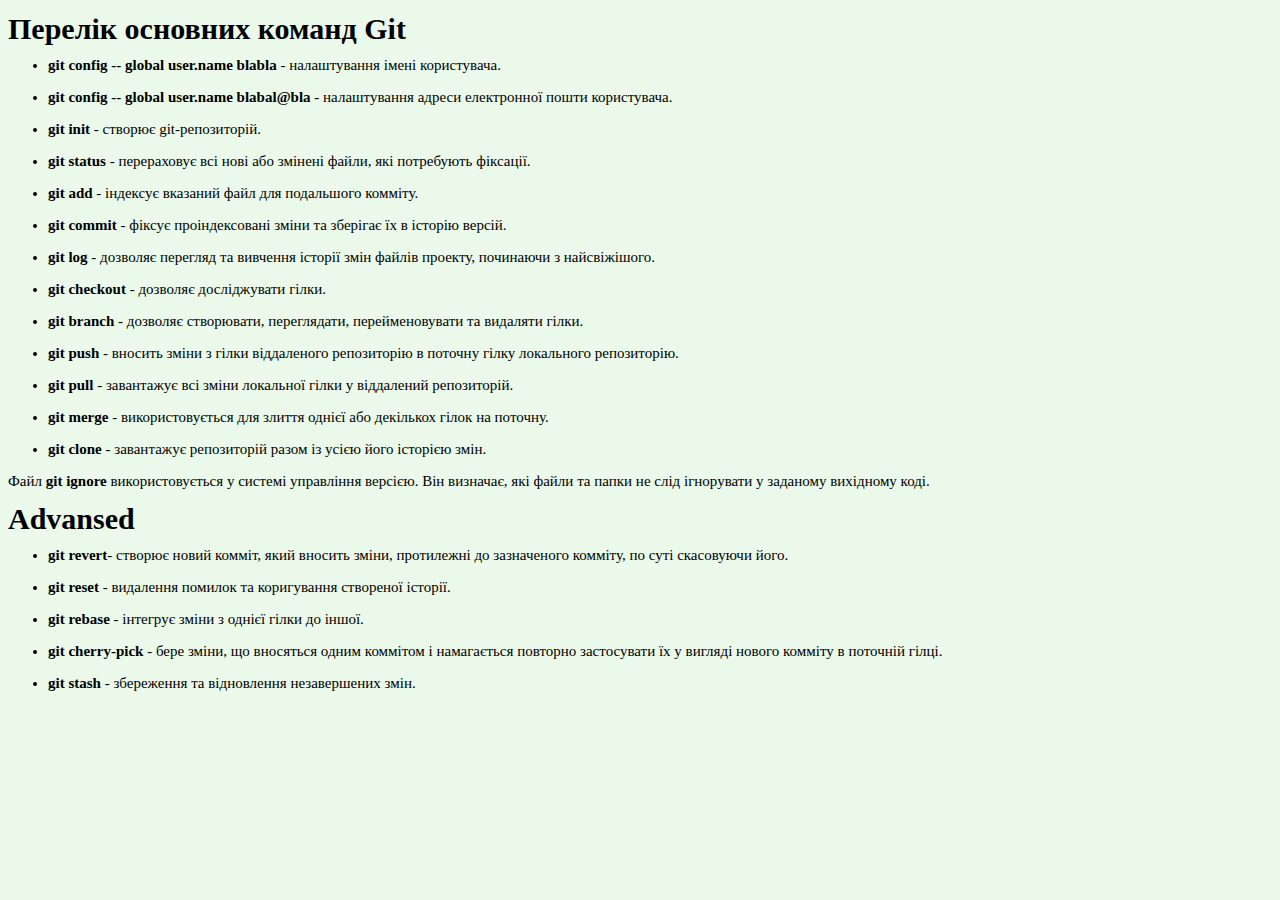
<file: 01homework/01homework.html>
<!DOCTYPE html>
<html lang="en">
<head>
    <meta charset="UTF-8">
    <meta http-equiv="X-UA-Compatible" content="IE=edge">
    <meta name="viewport" content="width=device-width, initial-scale=1.0">
 <link rel="stylesheet" href="01homeworkstyles.css">
    <title>01homework</title>
</head>
<body>
    <script src="01homework.js"></script>
    <h1>Перелік основних команд Git</h1>
    <ul>
       <p><li><b>git config -- global user.name blabla </b> - налаштування імені користувача.</li></p>
       <p><li><b>git config -- global user.name blabal@bla </b>- налаштування адреси електронної пошти користувача.</li></p>
       <p><li><b>git init</b> - створює git-репозиторій.</li></p>
       <p><li><b>git status</b> - перераховує всі нові або змінені файли, які потребують фіксації.</li></p>
       <p><li><b>git add</b> -  індексує вказаний файл для подальшого комміту.</li></p>
       <p><li><b>git commit</b> - фіксує проіндексовані зміни та зберігає їх в історію версій.</li></p>
       <p><li><b>git log</b> - дозволяє перегляд та вивчення історії змін файлів проекту, починаючи з найсвіжішого.</li></p>
       <p><li><b>git checkout</b> - дозволяє досліджувати гілки.</li></p>
       <p><li><b>git branch</b> - дозволяє створювати, переглядати, перейменовувати та видаляти гілки.</li></p>
       <p><li><b>git push</b> - вносить зміни з гілки віддаленого репозиторію  в поточну гілку локального репозиторію.</li></p>
       <p><li><b>git pull</b> - завантажує всі зміни локальної гілки у віддалений репозиторій.</li></p>
       <p><li><b>git merge</b> - використовується для злиття однієї або декількох гілок на поточну. </li></p>
       <p><li><b>git clone</b> - завантажує репозиторій разом із усією його історією змін.</li></p>
    </ul>

    <p>Файл <b>git ignore</b> використовується у системі управління версією. Він визначає, які файли та папки не слід ігнорувати у заданому вихідному коді.</p>


    <h1>Advansed</h1>
    <ul>
       <p><li><b>git revert</b>- створює новий комміт, який вносить зміни, протилежні до зазначеного комміту, по суті скасовуючи його.</li></p>
       <p><li><b>git reset</b> - видалення помилок та коригування створеної історії.</li></p>
       <p><li><b>git rebase</b> - інтегрує зміни з однієї гілки до іншої.</li></p>
       <p><li><b>git cherry-pick </b>- бере зміни, що вносяться одним коммітом і намагається повторно застосувати їх у вигляді нового комміту в поточній гілці.</li></p>
       <p><li><b>git stash</b> - збереження та відновлення незавершених змін.</li></p>
    </ul>

</body>
</html>
</file>
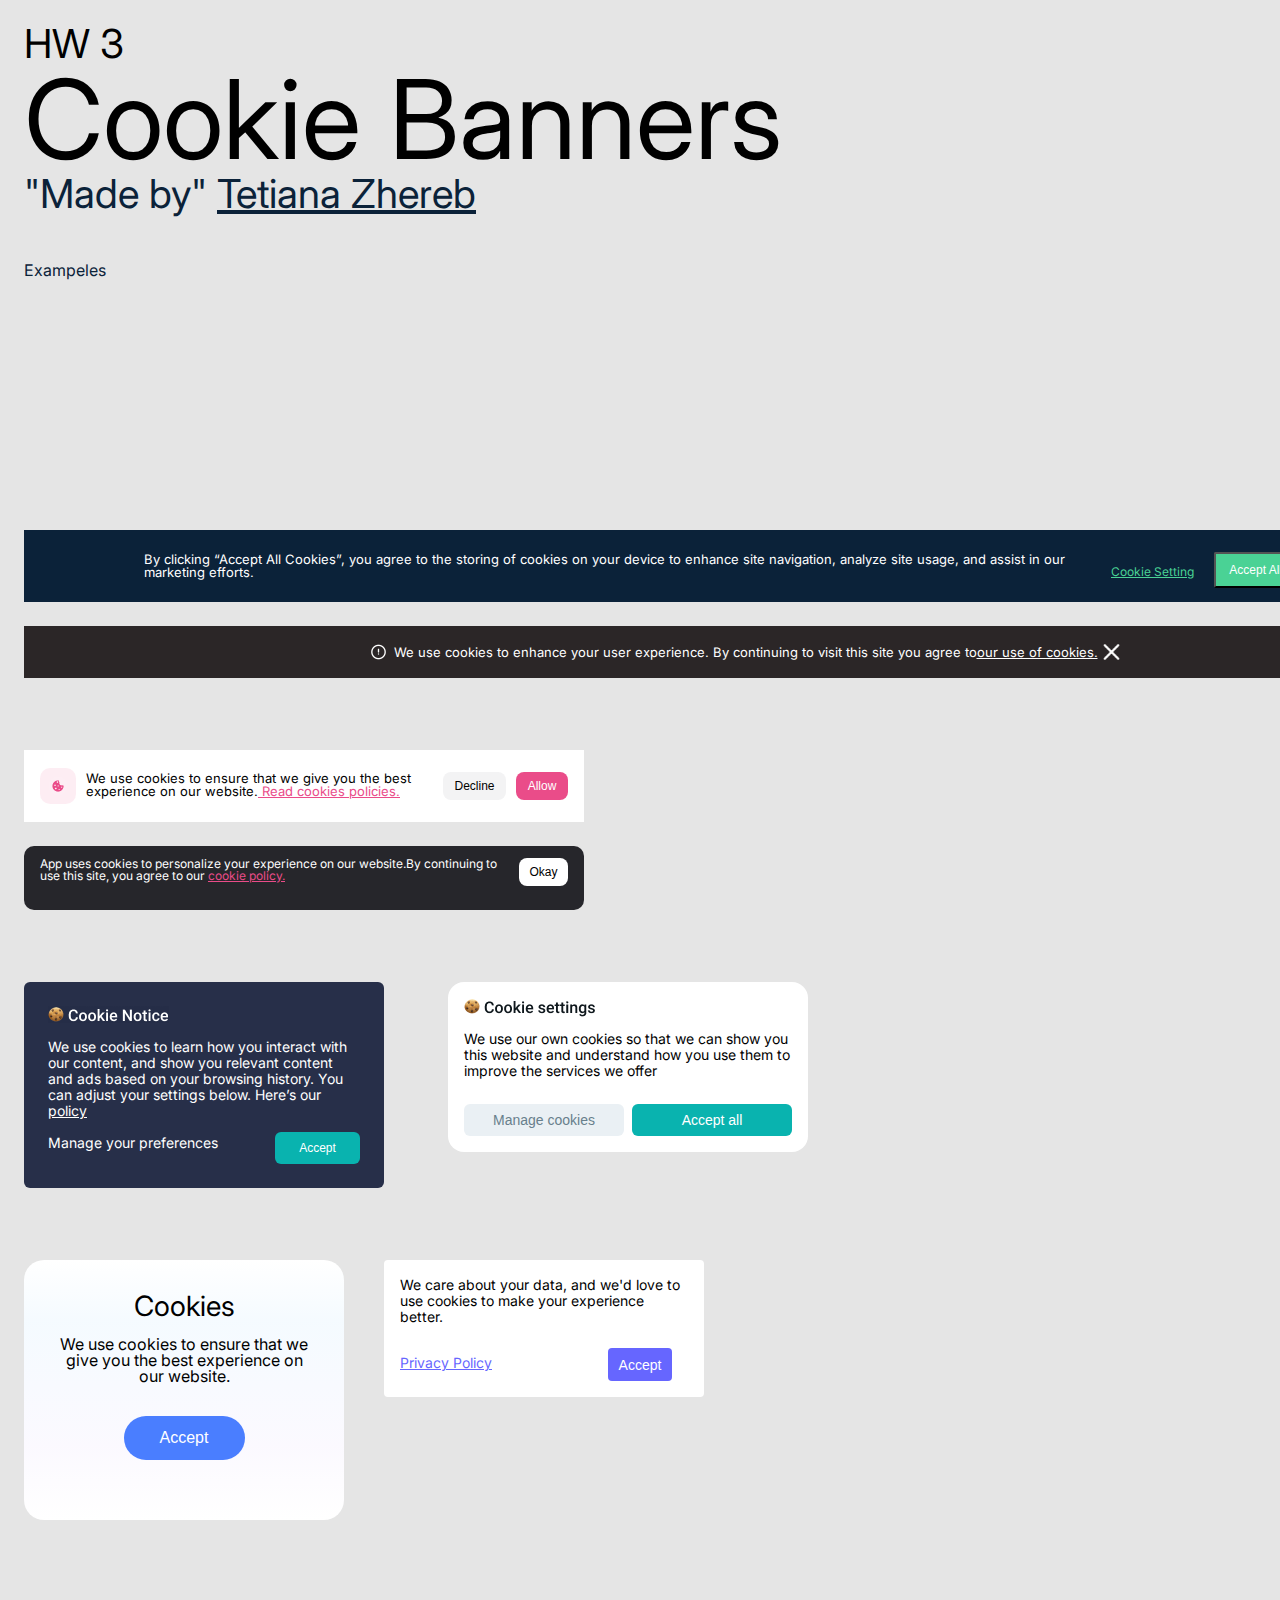
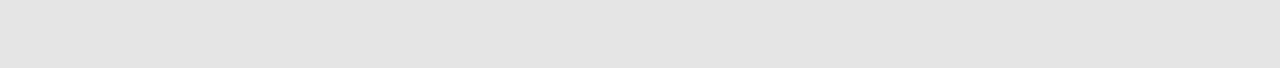
<file: 03homework/03homework.html>
<!DOCTYPE html>
<html lang="en">
<head>
    <meta charset="UTF-8">
    <meta http-equiv="X-UA-Compatible" content="IE=edge">
    <meta name="viewport" content="width=device-width, initial-scale=1.0">

    <link rel="preconnect" href="https://fonts.googleapis.com">
    <link rel="preconnect" href="https://fonts.gstatic.com" crossorigin>
    <link href="https://fonts.googleapis.com/css2?family=Dancing+Script:wght@500&family=Inter:wght@300&family=Lato&family=Playfair+Display&family=Roboto:wght@300&family=Source+Serif+Pro:wght@300;400&family=Tiro+Devanagari+Sanskrit&family=Tiro+Kannada&family=Tiro+Telugu:ital@1&display=swap" rel="stylesheet">
   <link rel="stylesheet" href="reset.css">
   <link rel="stylesheet" href="03homework.css">
    <title>03homework</title>
</head>
<body>
    <nav class="nav">
        <p class="hw">HW 3 </p>
        <h1 class="title">Cookie Banners</h1>
    <p class="owner">"Made by" <a id="link" href="#">Tetiana Zhereb</a></p>
</nav>

<div class="banner">
    <p class="text">Exampeles</p>  
<div class="block1">
    <p><span class="text1">By clicking “Accept All Cookies”, you agree to the storing of cookies on your device to enhance site navigation, analyze site usage, and assist in our marketing efforts.</span></p>
    <span><a id="link1" href="#">Cookie Setting</a></span>
    <span><button class="button1">Accept All Cookies</button></span>
</div>
<div class="block2">
    <span class="img2_1"><img src="img/img1.png" alt="!"></span>
    <span class="text2">We use cookies to enhance your user experience. By continuing to visit this site you agree to <a id="link2" href="#">  our use of cookies.</a></span>
    <span class="img2_2"><img src="img/img2.png" alt="x"></span>
        </div>
<div class="block3">
   <p><button class="button3_0"></button><img class="img3_1" src="img/Frame.png" alt="Vector"></p>
    <span class="text3">We use cookies to ensure that we give you the best experience on our website.<a id="link3" href="#"> Read cookies policies.</a></span>
    <span><button class="button3_1">Decline</button></span>
    <span><button class="button3_2">Allow</button></span></p>
</div> 
<div class="block4">
    <span class="text4">App uses cookies to personalize your experience on our website.By continuing to use this site, you agree to our <a id="link3" href="#">cookie policy.</a></span>
    <span><button class="button4_1">Okay</button></span>
</div>
<div class="block5_6">
<div class="block5">
   <span class="img5_1"><img src="img/img4.png" alt="img"></span><br><br>
    <span class="text5">We use cookies to learn how you interact with our content, and show you relevant content and ads based on your browsing history. You can adjust your settings below. Here’s our <a id="link5" href="#"> policy</a><br><br>
    Manage your preferences</span></p><span><button class="button5_1">Accept</button></span>
</div>
<div class="block6">
    <p><span class="img6_1"><img src="img/img5.png" alt="img"></span><br><br>
     <span class="text6">We use our own cookies so that we can show you this website and understand how you use them to improve the services we offer<br></span></p>
     <span> <button class="button6_1">Manage cookies</button></span>
     <span> <button class="button6_2">Accept all</button></span>
 </div>
</div>
<div class="block7_8">
    <div class="block7">
  <span id="h7">Cookies</span><br><br>
        <span class="text7">We use cookies to ensure that we give you the best experience on our website.<br><br><br><button class="button7_1">Accept</button></span>
    </div>
    <div class="block8">
         <span class="text8">We care about your data, and we'd love to use cookies to make your experience better.</span></p><br>
         <span> <a href="#" class="button8_1">Privacy Policy</a></span>
         <span> <button class="button8_2">Accept</button></span>
     </div>
    </div>

    </div>


    


    
   
</body>
</html>
</file>
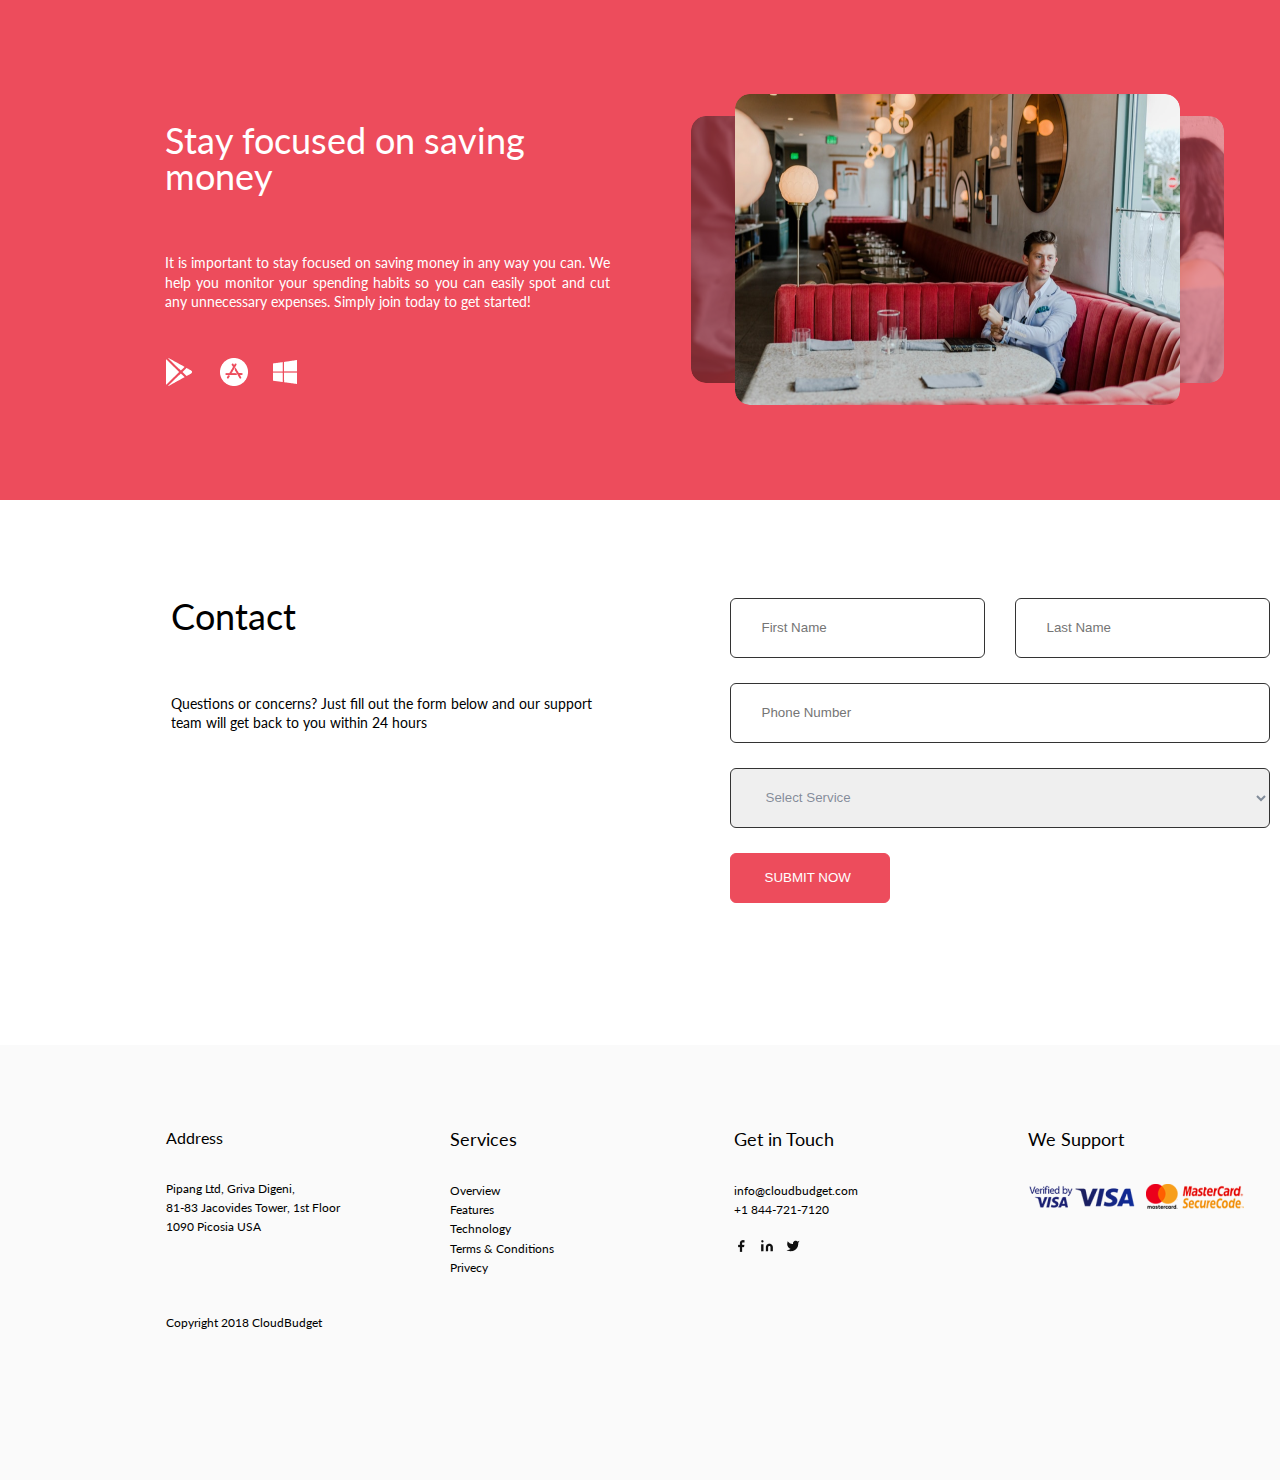
<file: 04HW/04HW.html>
<!DOCTYPE html>
<html lang="en">
    <head>
        <meta charset="UTF-8">
        <meta http-equiv="X-UA-Compatible" content="IE=edge">
        <meta name="viewport" content="width=device-width, initial-scale=1.0">
        <title>04HW</title>
        <link rel="stylesheet" href="reset.css"> 
        <link rel="stylesheet" href="04HW.css">

        <link rel="preconnect" href="https://fonts.googleapis.com">
        <link rel="preconnect" href="https://fonts.gstatic.com" crossorigin>
        <link href="https://fonts.googleapis.com/css2?family=Dancing+Script:wght@500&family=Inter:wght@300&family=Lato&family=Playfair+Display&family=Roboto:wght@300&family=Source+Serif+Pro:wght@300;400&family=Tiro+Devanagari+Sanskrit&family=Tiro+Kannada&family=Tiro+Telugu:ital@1&display=swap" rel="stylesheet">
    </head>
<body>
    <div class="block">
        <div class="block_1">
            <h1>
                Stay focused on saving money
            </h1>
            <p>It is important to stay focused on saving money in any way you can. We help you monitor your spending habits so you can easily spot and cut any unnecessary expenses. Simply join today to get started!</p>

            <img class="left_foto" src="assets/left.png" alt="foto cafe">
            <img class="right_foto" src="assets/right.png" alt="foto cafe">
            <img class="center_foto" src="assets/center.png" alt="foto cafe">
        
            <div class="logo">
                <a href="#"><img class="logo1" src="assets/logo1.png" alt="logo"></a>
                <a href="#"><img class="logo2" src="assets/logo2.png" alt="logo"></a>
                <a href="#"><img class="logo3" src="assets/logo3.png" alt="logo"></a>
            </div>
        </div>

        <div class="block_2">
            <div class="container">
                <div class="contact_text">
                    <h1>Contact</h1>
                        <p class="p_2_1">
                            Questions or concerns? Just fill out the form below and our support team will get back to you within 24 hours
                        </p>
                </div>

                <div class="contact-form">
                        <input 
                            class="form-shape form_input-short"
                            type="text" 
                            placeholder="First Name"
                            required 
                        >
                        <input 
                            class="form-shape form_input-short"
                            type="text" 
                            placeholder="Last Name" 
                        >
                        <input 
                            class="form-shape form_input-long"
                            type="tel" 
                            placeholder="Phone Number" 
                        >
                        <select class="form-shape form_input-long">
                            <option value="Select">
                                Select Service
                            </option>
                                <option value="1">1</option>
                                <option value="2">2</option>
                                <option value="3">3</option>
                                <option value="4">4</option>
                                <option value="5">5</option>
                        </select>
                        <button
                        type="submit"
                        class="button">
                        SUBMIT NOW
                    </button>
                </div>
            </div>
        </div>

        <div class="block_3">
            <ul class="footer">
                <li class="group-1">
                    <h3 class="h1_1">Address</h3>
                    <p class="p_1">
                        Pipang Ltd, Griva Digeni,<br>
                        81-83 Jacovides Tower, 1st Floor <br>
                        1090 Picosia USA
                    </p>
                    <br>
                    <br>
                    <br>
                    <br>
                    <br>
                    <p>
                        Copyright 2018 CloudBudget
                    </p>
                </li>
                <li class="group-2">
                    <h1 class="h1_1">Services</h1>
                    <ul class="p_1">
                        <li>Overview</li> 
                        <li>Features</li>
                        <li>Technology</li>
                        <li>Terms & Conditions</li>
                        <li>Privecy</li>
                    </ul>
                </li>
                <li class="group-3">
                    <h1 class="h1_1">Get in Touch</h1>
                    <p class="p_1">
                        info@cloudbudget.com
                        +1 844-721-7120
                    </p>
                        <a href="#">
                            <img 
                                class="img" 
                                src="assets/Social.png" 
                                alt="social img"
                            >
                        </a>
                </li>
                <li class="group-4">
                    <h1 class="h1_1">We Support</h1>
                    <img 
                         class="img-logo p_1" src="assets/logo31.png" alt="logo"
                    >
                </li>
            </ul>
        </div>
    </div>
</body>
</html>
</file>
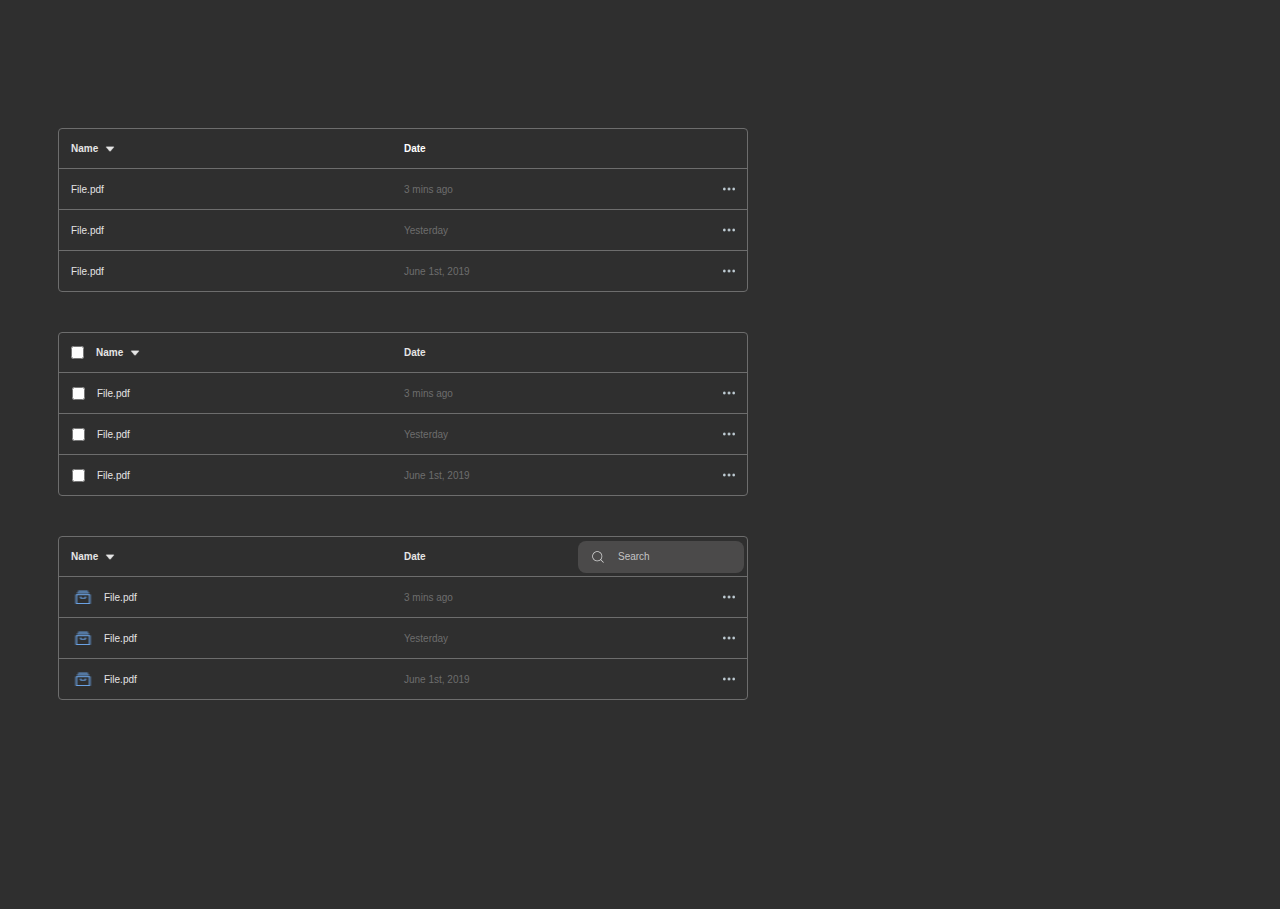
<file: 05HW/05HW.html>
<!DOCTYPE html>
<html lang="en">
<head>
    <meta charset="UTF-8">
    <meta http-equiv="X-UA-Compatible" content="IE=edge">
    <meta name="viewport" content="width=device-width, initial-scale=1.0">
    <title>05HW</title>
<!--<link rel="stylesheet" href="reset.css">
 
    <link rel="preconnect" href="https://fonts.googleapis.com">
    <link rel="preconnect" href="https://fonts.gstatic.com" crossorigin>
    <link href="https://fonts.googleapis.com/css2? family=Dancing+Script:wght@500&family=Inter:wght@300&family=Lato&family=Playfair+Display&family=Roboto:wght@300&family=Source+Serif+Pro:wght@300;400&family=Tiro+Devanagari+Sanskrit&family=Tiro+Kannada&family=Tiro+Telugu:ital@1 & display=swap" rel="таблиця стилів">
-->  
    <link rel="stylesheet" href="05HW.css">
   
    <style>

    </style>
</head>
<body>
    <div class="wrapper">

        <table class="t1">   
            <thead>
                <th class="big-column">
                    Name
                        <img 
                            class="sort"
                            src="arrow-down.png" 
                            alt="sort-down"
                        >
                </th>
                <th 
                    class="small-column white-font">
                        Date
                    
                </th>
                <th 
                    class="small-column">
                </th>
            </thead>
            <tbody>
                <tr>
                    <td 
                        class="big-column left">
                            File.pdf
                    </td>
                    <td 
                        class="small-column grey-font">
                        3 mins ago
                    </td>
                    <td 
                        class="small-column last-column">
                            <img   
                                class="more" 
                                src="more.png" 
                                alt="more"
                            >
                    </td>
                </tr>
                <tr>
                    <td 
                        class="big-column left">
                            File.pdf
                    </td>
                    <td 
                        class="small-column grey-font">
                            Yesterday
                    </td>
                    <td 
                        class="small-column last-column">
                            <img   
                                class="more" 
                                src="more.png" 
                                alt="more"
                            >
                    </td>
                </tr>
                <tr>
                    <td 
                        class="big-column left">
                        File.pdf
                    </td>
                    <td 
                        class="small-column grey-font">
                            June 1st, 2019
                    </td>
                    <td 
                        class="small-column last-column">
                            <img  
                                class="more"  
                                src="more.png" 
                                alt="more"
                            >
                    </td>
                </tr>
            </tbody>
            <tfoot>
            </tfoot>
        </table> 

        <table  
            class="t2">   
                <thead 
                    class="table__header">
                    <th 
                        class="big-column t2-head">
                            <input 
                                type="checkbox"                               
                            >
                                Name
                                    <img 
                                        class="sort"
                                        src="arrow-down.png" 
                                        alt="sort-down"
                                    >
                    </th>
                    <th 
                        class="small-column">
                            Date
                    </th>
                    <th 
                        class="small-column">
                    </th>
                </thead>
                <tbody>
                    <tr>
                        <td class="big-column">
                            <input 
                                type="checkbox"
                                
                            >
                                File.pdf
                        </td>
                        <td 
                            class="small-column grey-font">
                                3 mins ago
                        </td>
                        <td 
                            class="small-column last-column">
                                <img  
                                    class="more"  
                                    src="more.png" 
                                    alt="more"
                                >
                        </td>
                    </tr>
                    <tr>
                        <td class="big-column">
                            <input 
                                type="checkbox"
                                >
                                    File.pdf
                        </td>
                        <td 
                            class="small-column grey-font">
                                Yesterday
                        </td>
                        <td 
                            class="small-column last-column">
                                <img    
                                    class="more"
                                    src="more.png" 
                                    alt="more"
                                >
                        </td>
                    </tr>
                    <tr>
                        <td class="big-column">
                            <input 
                                type="checkbox"
                                
                                >
                                
                                    File.pdf
                        </td>
                        <td 
                            class="small-column grey-font">
                                June 1st, 2019
                        </td>
                        <td 
                            class="small-column last-column">
                                <img  
                                    class="more"  
                                    src="more.png" 
                                    alt="more"
                                >
                        </td>
                    </tr>
            </tbody>
            <tfoot>
            </tfoot>
        </table>

        <table  
            class="t3">   
                <thead>
                    <th 
                        class="big-column">
                            
                                    Name
                                        <img 
                                            class="sort"
                                            src="arrow-down.png" 
                                            alt="sort-down"
                                        >
                    </th>
                    <th 
                        class="small-column">
                            Date
                    </th>
                    <th 
                        class="small-column">
                            <input
                                class="search__field"
                                type="text"
                                placeholder="Search"
                            >
                    </th>
                </thead>
                <tbody>
                    <tr>
                        <td 
                            class="big-column">
                                <img    class="file"   
                                    src="archive (1).png" 
                                    alt="File"
                                >
                                        File.pdf
                        </td>
                        <td 
                            class="small-column grey-font">
                                3 mins ago
                        </td>
                        <td 
                            class="small-column last-column">
                                <img  
                                    class="more"  
                                    src="more.png" 
                                    alt="more"
                                >
                        </td>
                    </tr>
                    <tr>
                        <td 
                            class="big-column">
                                <img   class="file"    
                                    src="archive (1).png" 
                                    alt="File"
                                 >
                                        File.pdf
                                </td>
                        <td 
                            class="small-column grey-font">
                                Yesterday
                        </td>
                        <td 
                            class="small-column last-column">
                                <img 
                                    class="more"  
                                    src="more.png" 
                                    alt="more"
                                >
                        </td>
                    </tr>
                    <tr>
                                
                        <td 
                            class="big-column">
                                <img class="file"    
                                    src="archive (1).png" 
                                    alt="File"
                                >
                                        File.pdf
                        </td>
                        <td 
                            class="small-column grey-font">
                                June 1st, 2019
                        </td>
                        <td 
                            class="small-column last-column">
                                <img 
                                    class="more"  
                                    src="more.png" 
                                    alt="more"
                                >
                        </td>
                    </tr>
                </tbody>
                <tfoot>
                </tfoot>
        </table> 
    </div>
</body>
</html>
</file>
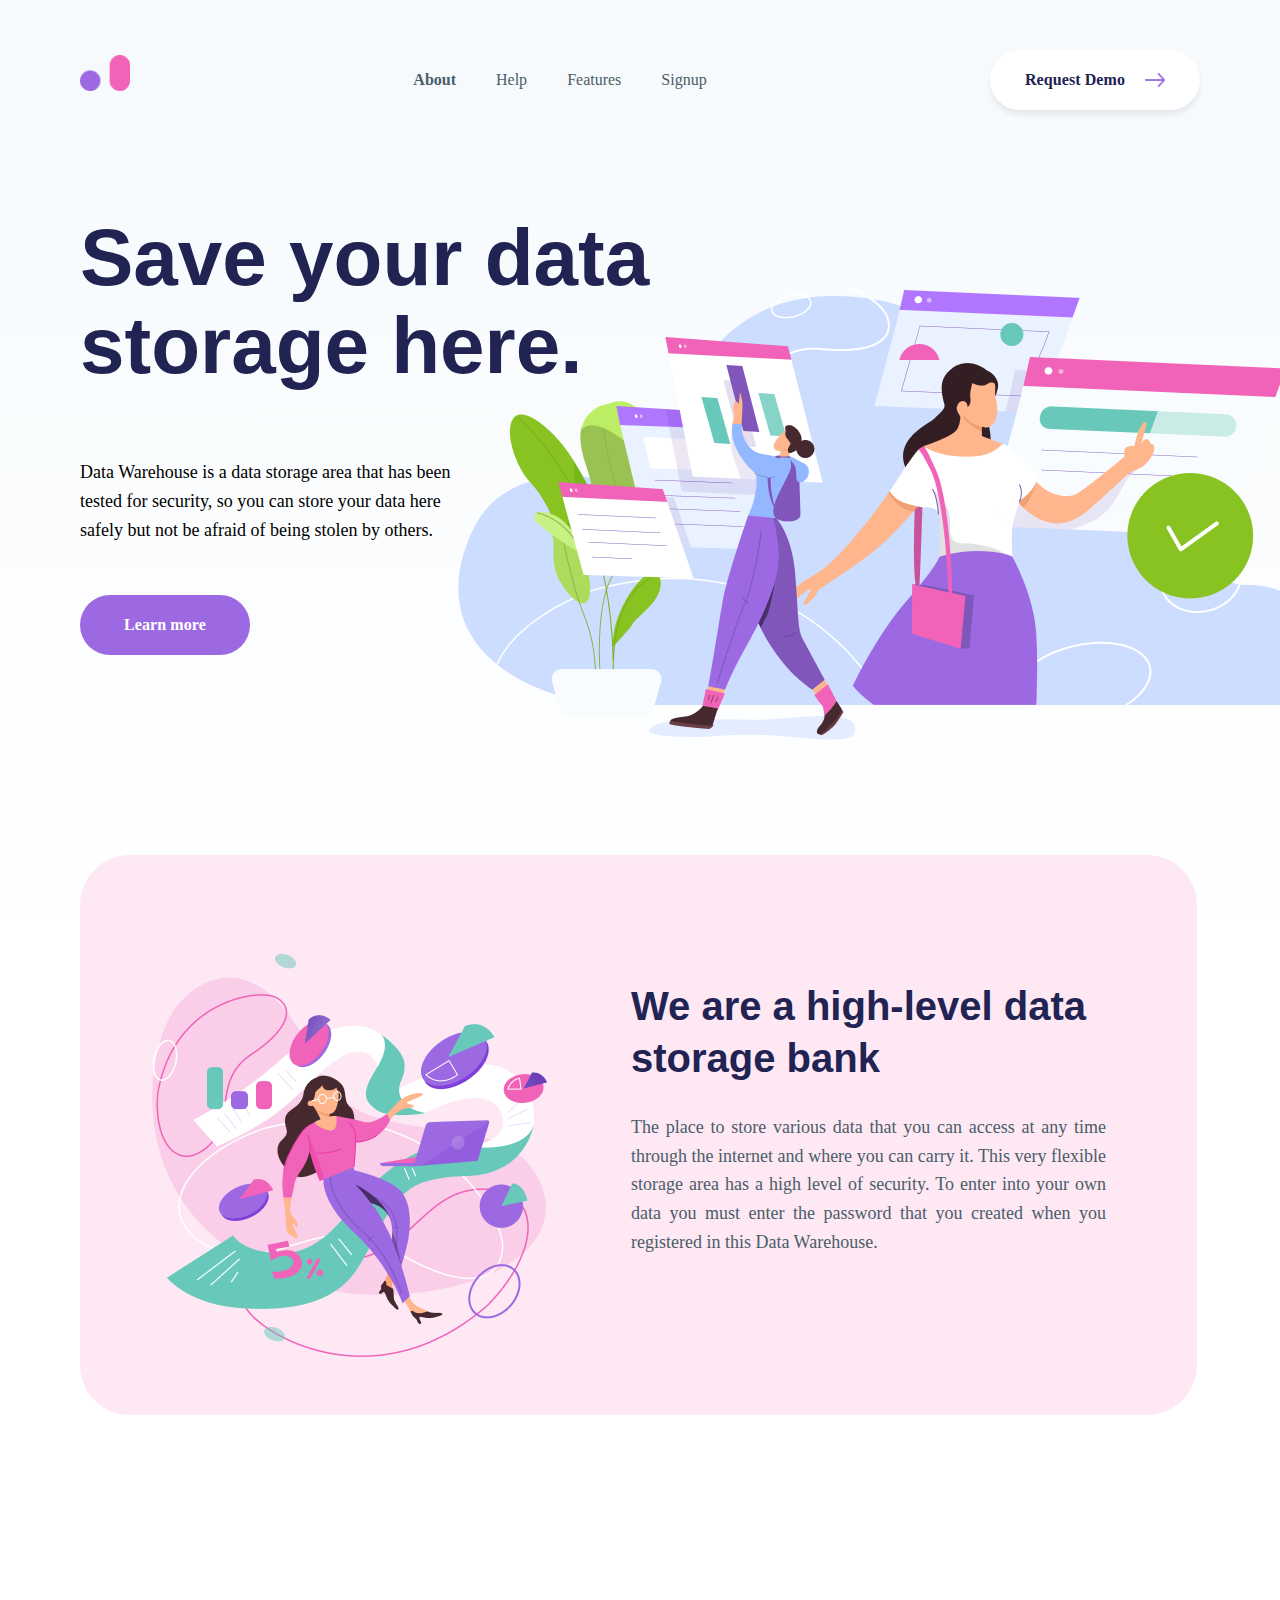
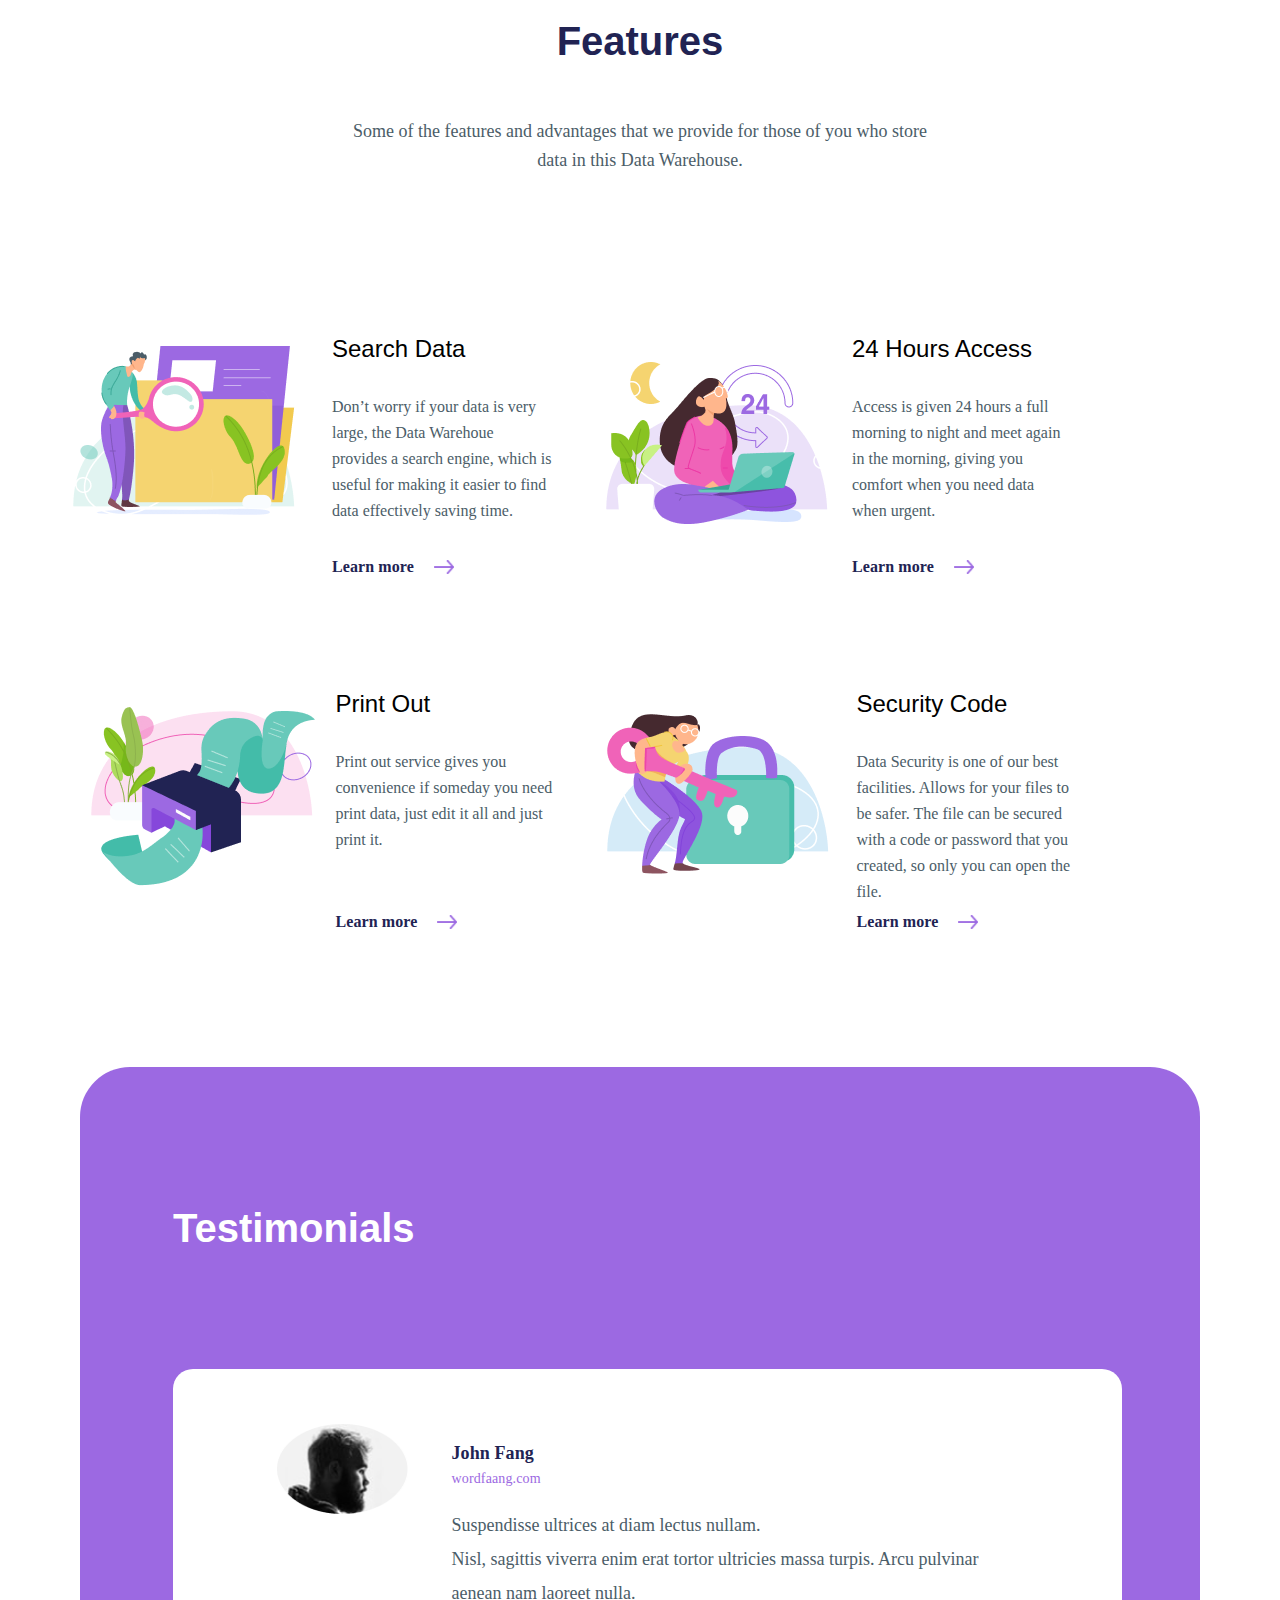
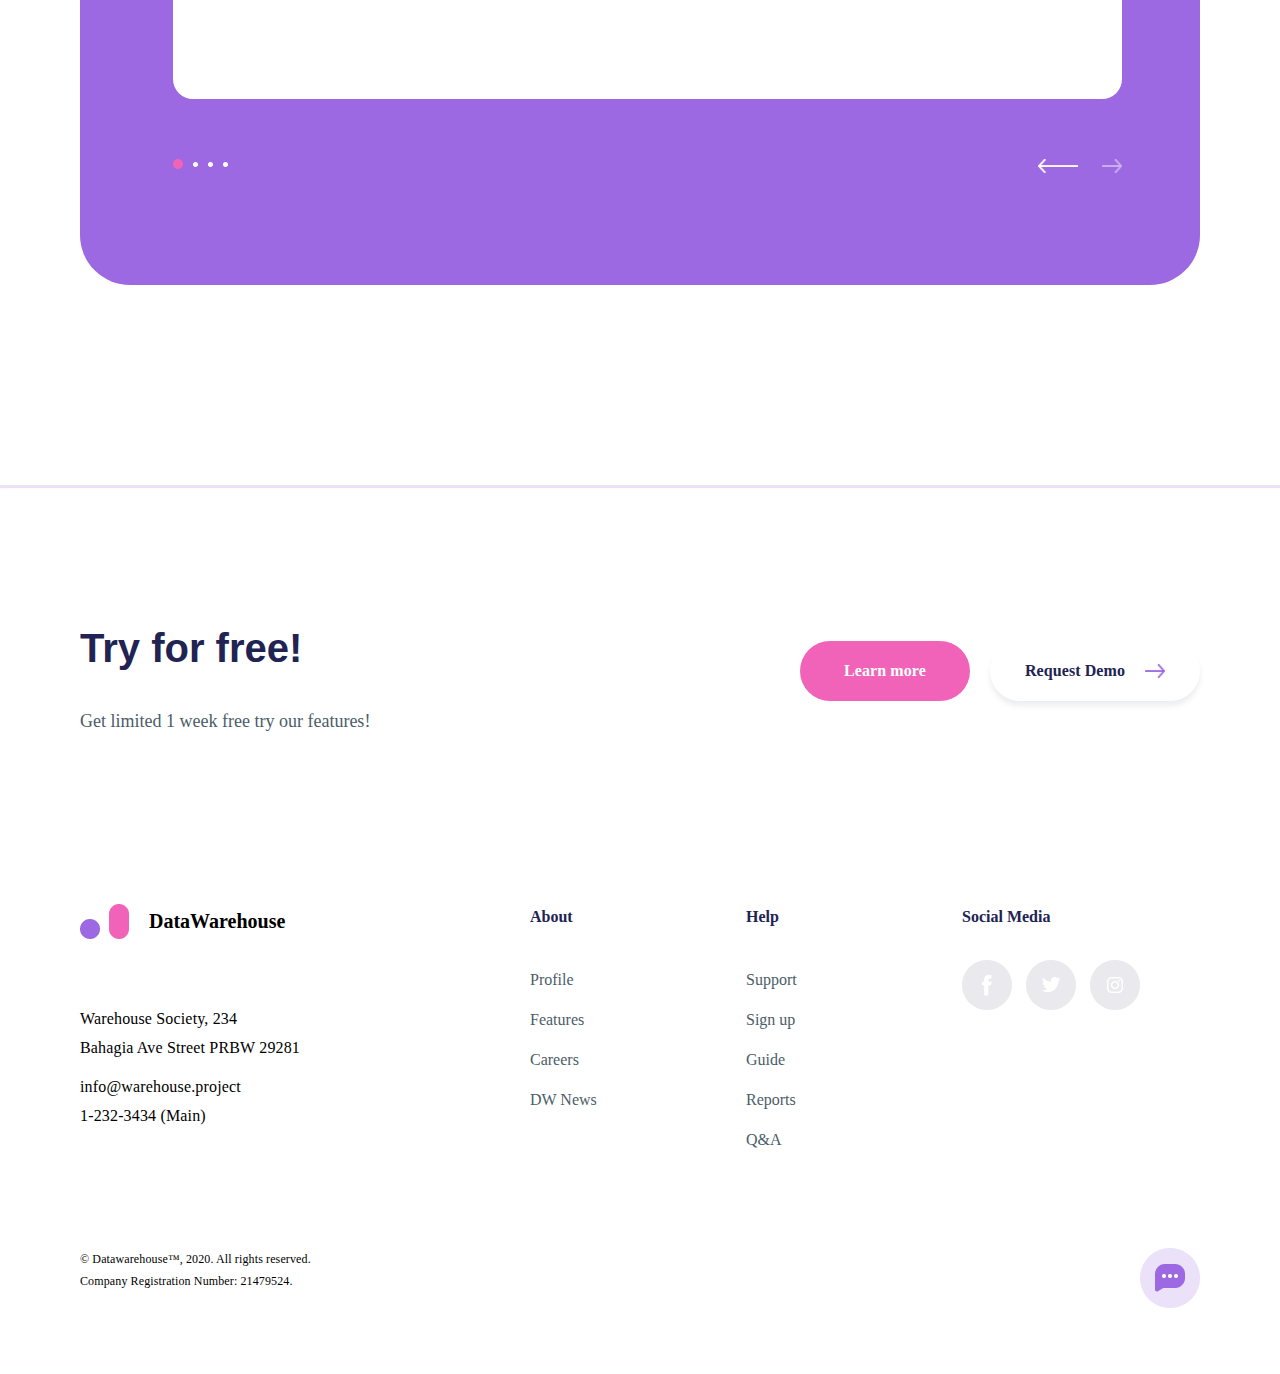
<file: 06HW/06HW.html>
<!DOCTYPE html>
<html lang="en">
    <head>
        <meta charset="UTF-8">
        <meta http-equiv="X-UA-Compatible" content="IE=edge">
        <meta name="viewport" content="width=device-width, initial-scale=1.0">
        <link rel="stylesheet" href="06HW.css">
        <title>06HW</title>
    </head>
    <body>
        <header class="header">
            <div class="container">
                <div class="main-logo">
                </div>
                <nav class="nav__menu">
                    <ul class="nav__items">
                        <li class="nav__item nav__item-1">About</li>
                        <li class="nav__item">Help</li>
                        <li class="nav__item">Features</li>
                        <li class="nav__item">Signup</li>
                    </ul>
                </nav>
                <a href="#" class="demo button">
                    Request Demo
                    <img 
                    class="button-arrow" 
                    src="images/image_arrow.png " 
                    alt="arrow">
                </a>
            </div>
        </header>
        <main>
            <section class="hero__screen"
            >
                <div class="
                    container
                    container-direction
                    container-align-left"
                >
                    <h1 class="hero__title">
                        Save your data storage here.
                    </h1>
                    <p class="hero__description">
                        Data Warehouse is a data storage area that has been
                        tested for security, so you can store your data here
                        safely but not be afraid of being stolen by others.</p>
                    <a class="hero__link" 
                        href="#"
                    >
                        Learn more
                    </a>
                    <img
                        class="hero__image"
                        src="images/hero_image.png"
                        alt="Hero logo"
                    >
                </div>
            </section>
            <section class="data__storage"
            >
                <div class="container"
                >
                    <div class="data__storage--block"
                    >
                        <div class="data__storage--image"
                        >
                            <img 
                                class="" 
                                src="images/data__strage--image.png" 
                                alt="Stage image"
                                >
                        </div>
                        <div 
                            class="data__storage--content"
                        >
                            <h2 
                                class="data__storage--title"
                            >
                                We are a high-level data storage bank
                            </h2>
                            <p  class="data__storage--text"
                            >
                                The place to store various data that you can access at any time through the internet  and where you can carry it. 
                                This very flexible storage area has a high level of security. To enter into your own data you must enter the password that you created when you registered in this Data Warehouse. 
                            </p>
                        </div>
                    </div>
                </div>
            </section>
            <section 
                class="
                    features
                    container"
            >
                <div class="section__title"
                >
                    <h2 class="data__warehouset--title"
                    >
                        Features
                    </h2>
                    <h3 class="data__warehouset--text"
                    >
                        Some of the features and advantages that we provide for those of you who store data in this Data Warehouse.
                    </h3>
                </div>
                <div class="boxes__container">
                    <div class="
                        box__1 
                        box__1-2-3-4">
                            <img class="
                                image__1-2
                                image__1"
                                src="images/image1_1 .png" 
                                alt="Search Data"
                            >
                            <div class="text">
                                <h3 class="
                                    box__title
                                    box-1__margin__title"
                                >
                                    Search Data
                                </h3>
                                <p class="box__text">
                                    Don’t worry if your data is very large, the Data Warehoue provides a search engine, which is useful for making it easier to find data effectively saving time.
                                </p>
                                <div class="button__container">
                                    <a
                                        href="#"
                                    >
                                        Learn more
                                    </a>
                                    <img
                                        class="button-arrow"
                                        src="images/image_arrow.png"
                                        alt="Arrow"
                                    >
                                </div>
                            </div>
                    </div>
                    <div class="
                        box__2 
                        box__1-2-3-4">
                            <img class="
                                image__1-2
                                image__2" 
                                src="images/image1_2.png" 
                                alt="Hours Access">
                            <div class="text">
                                <h3 class="
                                    box__title
                                    box-2__margin__title"
                                >
                                    24 Hours Access
                                </h3>
                                <p class="box__text"
                                >
                                    Access is given 24 hours a full morning to night and
                                    meet again in the morning, giving you comfort when
                                    you need data when urgent.
                                </p>
                                <div class="button__container">
                                    <a
                                        href="#"
                                    >
                                        Learn more
                                    </a>
                                    <img
                                        class="button-arrow"
                                        src="images/image_arrow.png"
                                        alt="arrow"
                                    >
                                </div>
                        </div>
                    </div>
                    <div class="
                        box__3 
                        box__1-2-3-4">
                            <img class="
                                image__3-4
                                image__3" 
                                src="images/image1_ 3.png" 
                                alt="Print Out"
                            >
                            <div class="text">
                                <h3 class="
                                    box__title
                                    box-3__margin__title "
                                >
                                    Print Out
                                </h3>
                                <p class="box__text">
                                    Print out service gives you convenience if someday
                                    you need print data, just edit it all and just print it.
                                </p>
                                <div class="button__container">
                                    <a
                                        href="#"
                                    >
                                        Learn more
                                    </a>
                                    <img
                                        class="button-arrow"
                                        src="images/image_arrow.png"
                                        alt="arrow"
                                    >
                                </div>
                            </div>
                    </div>
                    <div class="
                        box__4 
                        box__1-2-3-4">
                            <img class="
                                image__3-4
                                image__4" 
                                src="images/image1_ 4.png" 
                                alt="Security Code"
                            >
                            <div class="text">
                                <h3 class="
                                    box__title
                                    box-4__margin__title"
                                >
                                    Security Code
                                </h3>
                                <p class="box__text">
                                    Data Security is one of our best facilities. Allows for your files
                                    to be safer. The file can be secured with a code or password that 
                                    you created, so only you can open the file.
                                </p>
                                <div class="button__container">
                                    <a
                                        href="#"
                                    >
                                        Learn more
                                    </a>
                                    <img
                                        class="button-arrow"
                                        src="images/image_arrow.png"
                                        alt="arrow"
                                    >
                                </div>
                            </div> 
                    </div>
                </div>
            </section>
            <section class="
                testimonials
                container">
                <div class="box__big">
                    <h1 class="box__big-title"
                    >
                        Testimonials
                    </h1>
                    <div class="box__small box__small-shadow">
                        <div class="box__small-description "
                        >
                            <img 
                                class="box__small-images" 
                                src="images/Ellipse 76.png" 
                                alt="Ellipse"
                            >
                            <div class="box__small__small-text">
                                <h2 class="box__small-title"
                                >
                                    John Fang
                                </h2>
                                <a class="box__small-link"
                                    href="#"
                                >
                                    wordfaang.com
                                </a>
                                <p class="box__small-text"
                                >
                                    Suspendisse ultrices at diam lectus nullam. <br />
                                    Nisl, sagittis viverra enim erat tortor ultricies massa turpis. Arcu pulvinar aenean nam laoreet nulla.
                                </p>
                            </div>
                        </div>    
                    </div>
                    <div class="box__big-vector">
                        <img 
                            class="box__big-side"
                            src="images/slide.png" 
                            alt="Side"
                        >
                        <div class="vector">
                            <img
                                class="vector-left"
                                src="images/vector left.png"
                                alt="vector"
                            >
                            <img
                                class="vector-right"
                                src="images/vector right.png"
                                alt="vector"
                            >
                        </div>
                    </div>
                </div>
            </section>
            <hr />
        </main>
        <footer>
            <section class="
                footer__header
                container"
                aria-label="Header of the footer">
                    <div class="box__footer-header-text">
                        <h2 class="footer__header-title"
                        >
                            Try for free!
                        </h2>
                        <p class="footer__header-text"
                        >
                            Get limited 1 week free try our features!
                        </p>
                    </div>
                    <div class="box__footer-header-button">
                        <a 
                            class="footer__button-pink" 
                            href="#"
                        > 
                            Learn more
                        </a>
                        <a 
                            class="demo button" 
                            href="#"
                        >
                            Request Demo
                        <img 
                            class="button-arrow" 
                            src="images/image_arrow.png " 
                            alt="arrow"
                            >
                        </a>
                    </div>
            </section>
            <section class="
                footer__nav
                container"
                aria-label="footer nav"
            >
                <ul 
                    class="
                        nav__items--footer"
                >
                    <li 
                        class="nav__item-footer__1"
                    >
                        <div class="footer__1-title">
                            <img
                                class="logo-1"
                                src="images/Logo.png"
                                alt="Logo"
                            >
                            <span class="text">
                                DataWarehouse
                            </span>
                        </div>
                        <ul 
                            class="nav__contacts"
                        >
                            <li 
                                class="address"
                            >
                                Warehouse Society, 234 <br />
                                Bahagia Ave Street
                                PRBW 29281
                            </li>
                            <li 
                                class="tel"
                            >
                                info@warehouse.project <br />
                                1-232-3434 (Main)
                            </li>
                            <li 
                                class="property"
                            >
                                © Datawarehouse™, 2020. All rights reserved. <br />
                                Company Registration Number: 21479524.
                            </li>
                        </ul>
                    </li>
                    <li  
                        class=" nav__item-footer__2"
                    >
                        About
                            <ul class="
                                nav__contacts"
                            >
                                <div class="box__nav-menu">
                                    <li
                                        class=" nav-menu"
                                    >
                                        Profile
                                    </li>
                                    <li
                                        class="nav-menu"
                                    >
                                        Features
                                    </li>
                                    <li
                                        class="nav-menu"
                                    >
                                        Careers
                                    </li>
                                    <li
                                        class="nav-menu"
                                    >
                                        DW News
                                    </li>
                                </div>
                            </ul>
                    </li>
                    <li class=" nav__item-footer__3"
                    >
                        Help
                        <ul class="
                                nav__contacts"
                        >
                            <div class="box__nav-menu">
                                <li
                                    class="nav-menu"
                                >
                                    Support
                                </li>
                                <li
                                    class="nav-menu"
                                >
                                    Sign up
                                </li>
                                <li
                                    class="nav-menu"
                                >
                                    Guide
                                </li>
                                <li
                                    class="nav-menu"
                                >
                                    Reports
                                </li>
                                <li
                                    class="nav-menu"
                                >
                                    Q&A
                                </li>
                            </div>
                        </ul>
                    </li>
                    <li 
                        class=" 
                        nav__item-footer__4
                        socialMedia"
                    >
                        Social Media
                        <ul>
                            <div class="box__nav-menu">
                                <li class="images">
                                    <img class="image__footer"
                                        src="images/image__footer-1.png"
                                        alt="images FB"
                                    >
                                    <img class="image__footer"
                                        src="images/image __footer-2.png"
                                        alt="images FB"
                                    >
                                    <img class="image__footer"
                                        src="images/image__footer-3png"
                                        alt="images FB"
                                    >
                                </li>
                            </div>
                        </ul>
                    </li>
                    <li class="nav__item-footer__5"
                    >
                        <div class="
                            images__footer-5
                            container"
                        >
                            <img class="image-chat"
                                src="images/image__footer-4.png"
                                alt="Images chat">
                        </div>
                    </li>
                </ul>
            </section>
        </footer>
    </body>
</html>
</file>
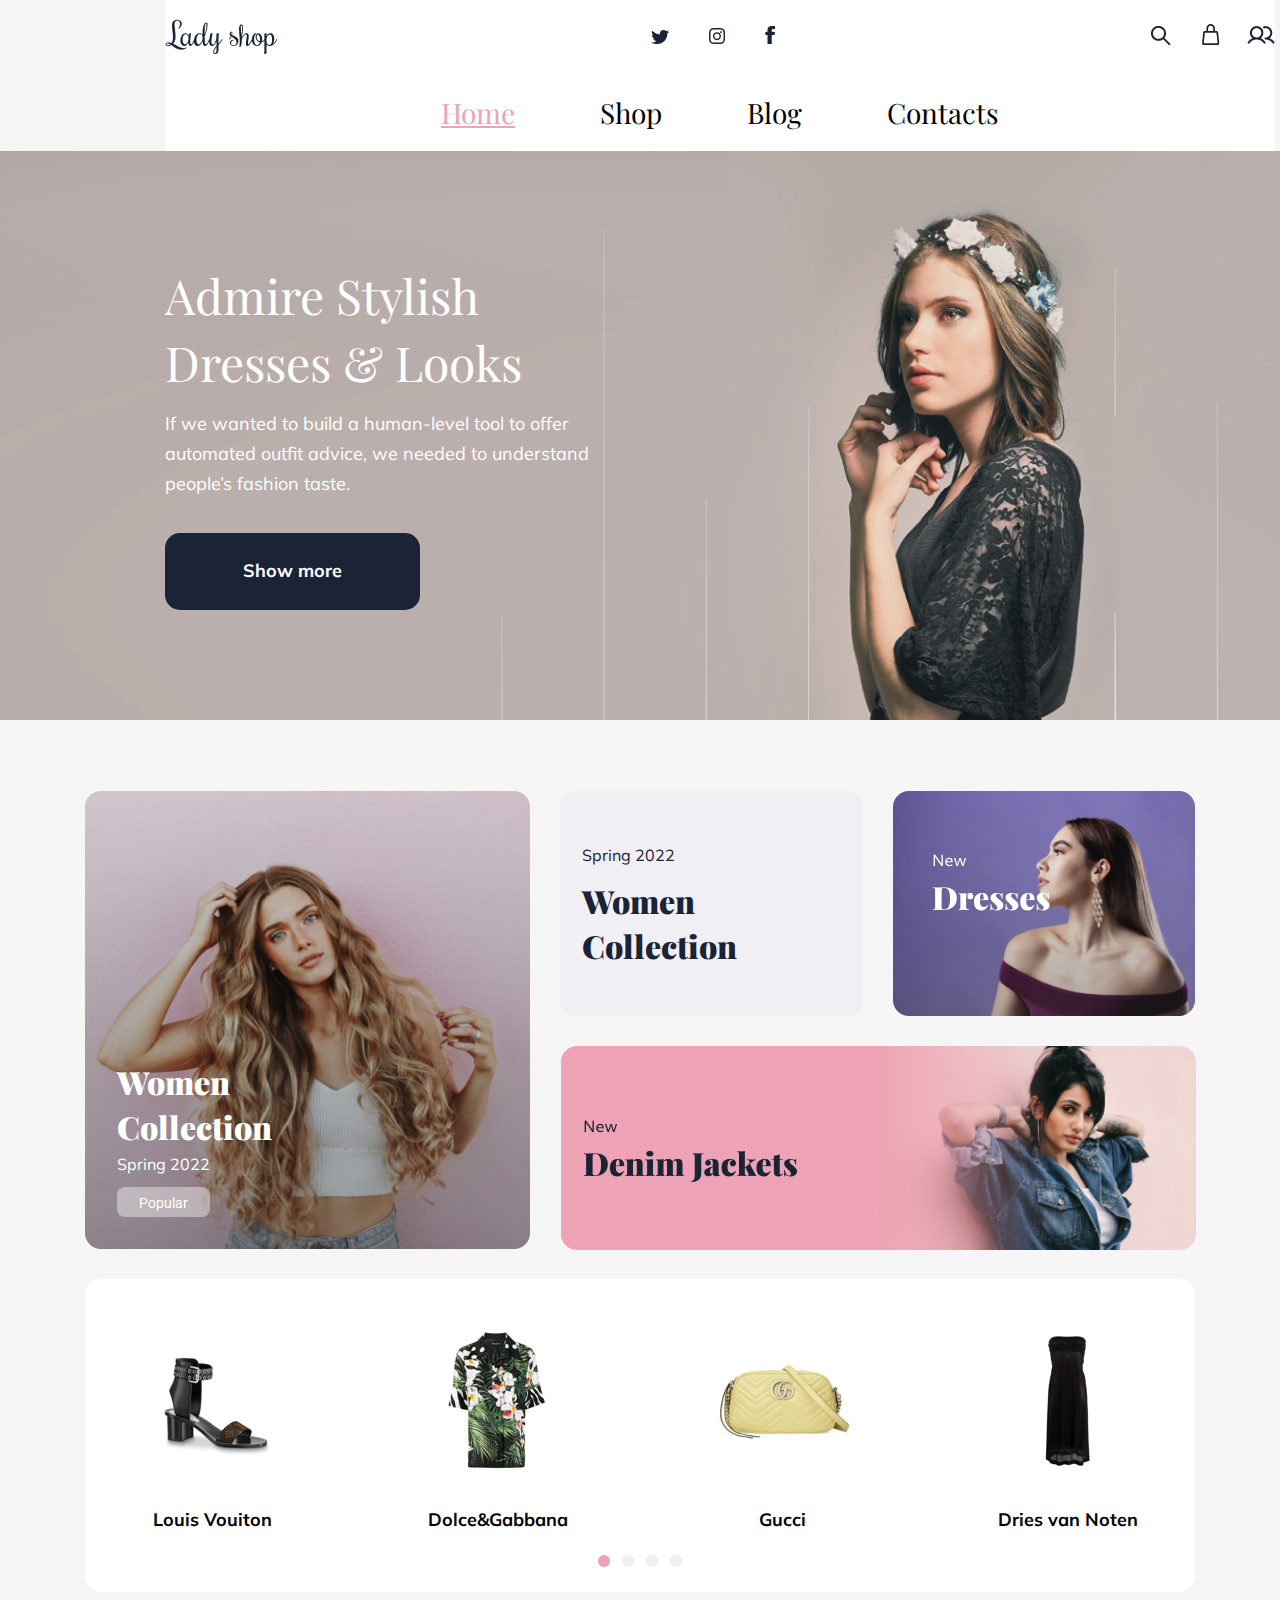
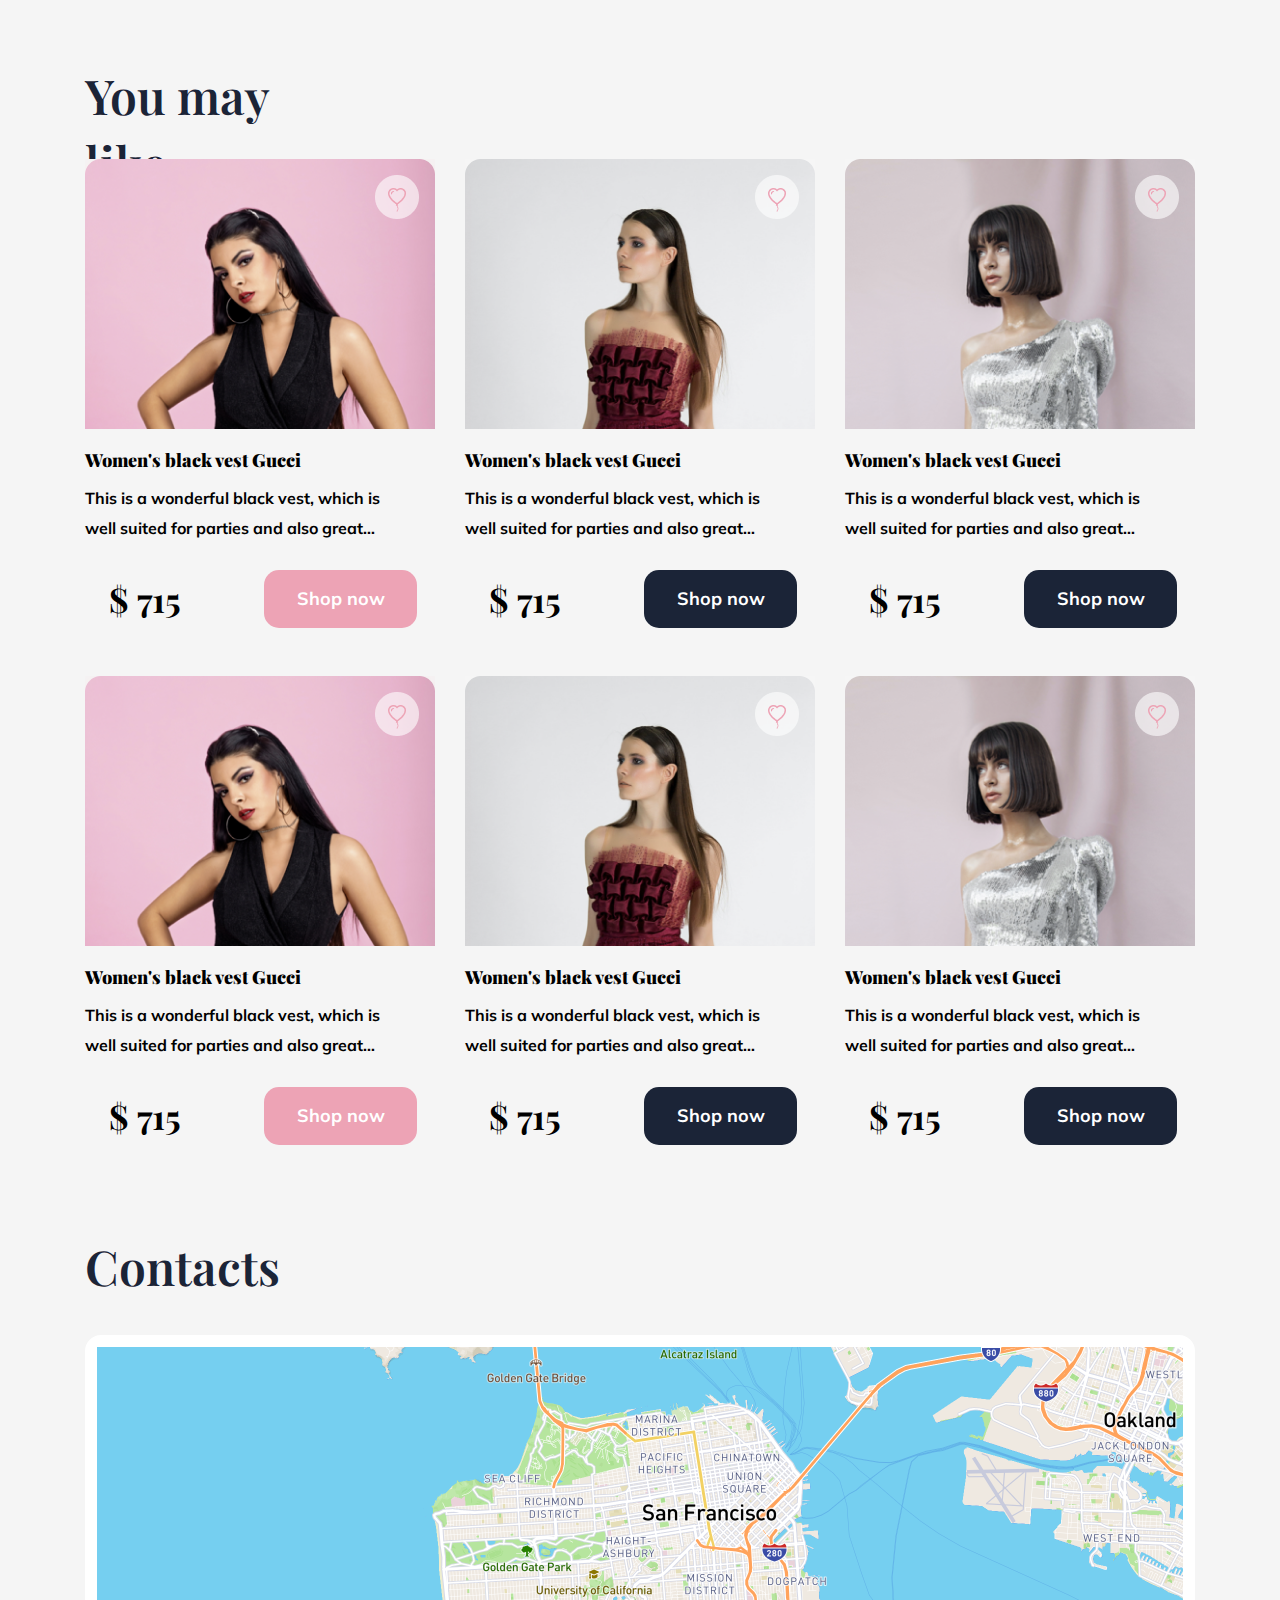
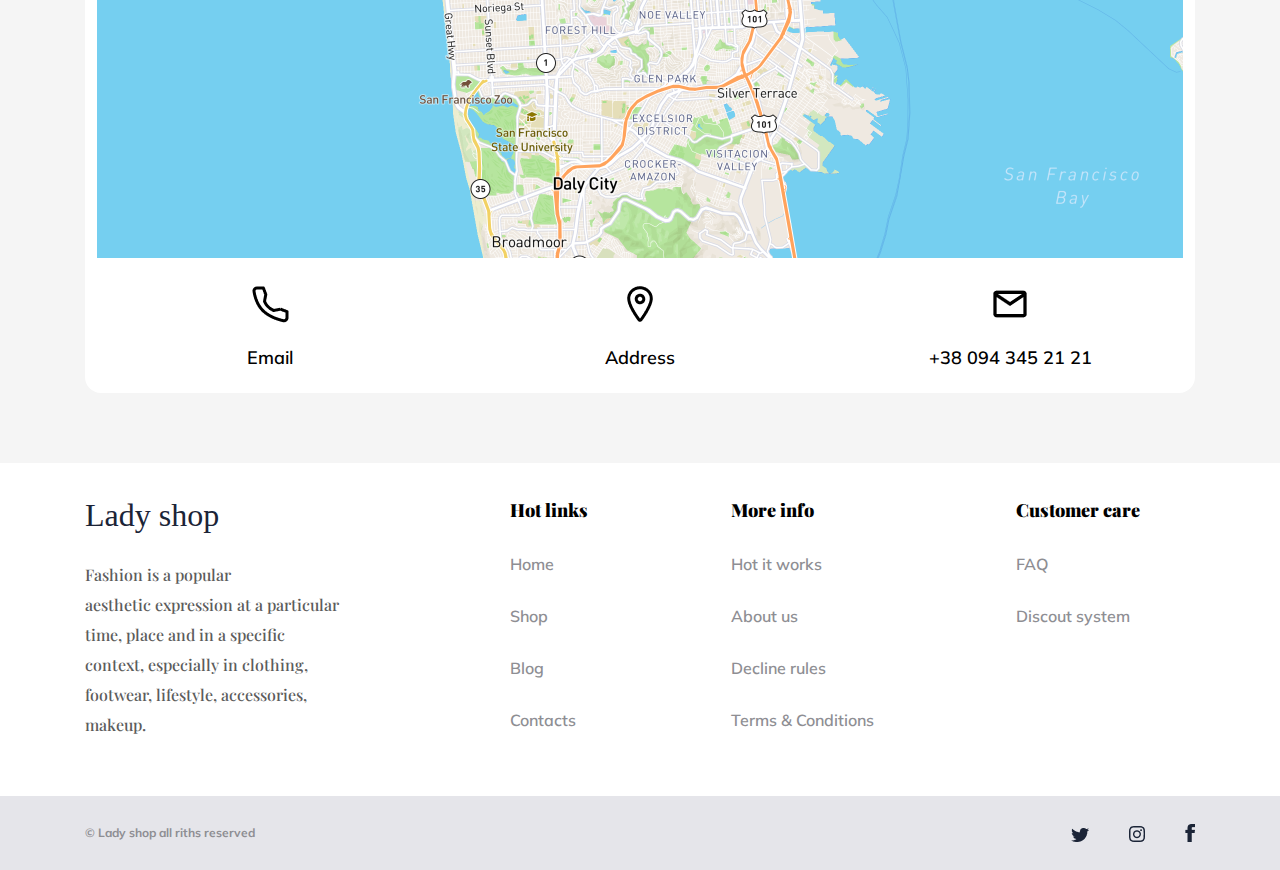
<file: 07__HW/07__HW.html>
<!DOCTYPE html>
<html lang="en">
<head>
    <meta charset="UTF-8">
    <meta http-equiv="X-UA-Compatible" content="IE=edge">
    <meta name="viewport" content="width=device-width, initial-scale=1.0">
    <link rel="stylesheet" href="07__HW.css">
    <link rel="preconnect" href="https://fonts.googleapis.com">
    <link rel="preconnect" href="https://fonts.gstatic.com" crossorigin>
    <link href="https://fonts.googleapis.com/css2?family=Anek+Latin:wght@300;400&family=Average+Sans&family=Dancing+Script:wght@500&family=Inter:wght@300&family=Josefin+Sans:wght@300;400&family=Lato&family=Mulish&family=Playfair+Display:wght@400;500;600;900&family=Roboto:wght@300&family=Sanchez&family=Source+Serif+Pro:wght@300;400&family=Tajawal:wght@400;700;800&family=Tiro+Devanagari+Sanskrit&family=Tiro+Kannada&family=Tiro+Telugu:ital@1&display=swap" rel="stylesheet">
    <link rel="preconnect" href="https://fonts.googleapis.com">
<link rel="preconnect" href="https://fonts.gstatic.com" crossorigin>
<link href="https://fonts.googleapis.com/css2?family=Anek+Latin:wght@300;400&family=Average+Sans&family=Dancing+Script:wght@500&family=Inter:wght@300&family=Josefin+Sans:wght@300;400&family=Lato&family=Mulish&family=Playfair+Display:wght@400;500;600;900&family=Roboto:wght@300&family=Rochester&family=Sanchez&family=Source+Serif+Pro:wght@300;400&family=Tajawal:wght@400;700;800&family=Tiro+Devanagari+Sanskrit&family=Tiro+Kannada&family=Tiro+Telugu:ital@1&display=swap" rel="stylesheet">
    <title>07__HW__Grid</title>
</head>
<body>
    <div class="container__head">
        <header>
            <div class="
                header
                container"
            >
                <div class="header__content">
                    <img class="header__logo"
                        src="images/header__imeges-1.png"
                        alt="logo Lady shop"
                    >
                    <a class="social__icons"
                        href="#">
                        <img
                            src="images/header__images-2.png"
                            alt="Social icons"
                        >
                    </a>
                    <div class="header__link">
                        <a
                            href="#"
                        >
                            <img
                                src="./images/header__images__3-1.png"
                                alt="lupa icn"
                            >
                        </a>
                        <a
                            href="#"
                        >
                            <img
                                src="./images/header__imades__3-2.png"
                                alt="Basket icn"
                            >
                        </a>
                        <a
                            href="#"
                        >
                            <img
                                src="./images/header__images__3-3.png"
                                alt="Users icn"
                            >
                        </a>
                    </div>
                </div>
                <div class="
                    header__nav
                    container"
                >
                    <div class="header__nav--box">
                        <a class="
                            header__nav__text-red
                            header__nav__text"
                            href="#"
                        >
                            Home
                        </a>
                        <a class="
                            header__nav__text-black
                            header__nav__text"
                            href="#"
                        >
                            Shop
                        </a>
                        <a class="
                            header__nav__text-black
                            header__nav__text"
                            href="#"
                        >
                            Blog
                        </a>
                        <a class="
                            header__nav__text-black
                            header__nav__text"
                            href="#"
                        >
                            Contacts
                        </a>
                    </div>
                </div>
            </div>
            <div class="header__menu__hero
                container__head"
            >
                <div class="
                    header__menu__hero--content
                    container"
                >
                    <h1 class="
                        header__menu__hero__title"
                    >
                        Admire Stylish
                        Dresses & Looks
                    </h1>
                    <p class="
                        header__menu__hero__text"
                    >
                        If we wanted to build a human-level tool to offer <br />
                        automated outfit advice, we needed to understand <br />
                        people’s fashion taste.
                    </p>
                    <a
                        class="header__menu__hero__button"
                        href="#"
                    >
                        Show more
                    </a>
                </div>
            </div>
            </div>
        </header>
        <menu>
            <section aria-label="Menu hero">
                <div class="
                    menu__hero
                    container"
                >
                    <div class="
                        menu__hero__category__1
                        container"
                    >
                        <div class="menu__hero__category__1-box">
                            <h1 class="
                                menu__hero__category--title
                                menu__hero__category--title--white"
                            >
                                Women <br> Collection
                            </h1>
                            <h3 class="
                                menu__hero__category--text
                                menu__hero__category--title--white"
                            >
                                Spring 2022
                            </h3>
                                <div class="button__menu">
                                    <button class="menu__hero__button">
                                            Popular
                                        </a>
                                    </button>
                                </div>
                        </div>
                    </div>
                    <div class="menu__hero__category__2"
                    >
                        <div class="menu__hero__category__2--left">
                            <h3 class="
                                menu__hero__category--text
                                menu__hero__category--title--black"
                            >
                                Spring 2022
                            </h3>
                            <h1 class="
                                menu__hero__category--title
                                menu__hero__category--title--black"
                            >
                                Women <br>
                                Collection
                            </h1>
                        </div>
                        <div class="menu__hero__category__2--right">
                        </div>
                        <div class="
                            menu__hero__category__2--bottom
                            container">
                        </div>
                    </div>
                </div>
            </section>
            <section aria-label="gallery__prodyct">
                <div class="
                    gallery__product--content
                    container"
                >
                    <a
                        class="images__menu__gallery__product"
                        href="#"
                    >
                        <img
                            src="images/imeges-menu-product-1.png"
                            alt="product imeges"
                        >
                    </a>
                    <a  class="
                        link__menu__footwear
                        link__menu"
                        href="#"
                    >
                        Louis Vouiton
                    </a>
                    <a class=
                        "images__menu__gallery__product"
                        href="#"
                    >
                        <img
                            src="images/imeges-menu-product-2.png"
                            alt="product imeges"
                        >
                    </a>
                    <a  class="
                        link__menu__mens__clothing
                        link__menu"
                        href="#"
                    >
                        Dolce&Gabbana
                    </a>
                    <a
                        class="images__menu__gallery__product"
                        href="#"
                    >
                        <img
                            src="images/imeges-menu-product-3.png"
                            alt="product imeges"
                        >
                    </a>
                    <a  class="
                        link__menu__bags
                        link__menu"
                        href="#"
                    >
                        Gucci
                    </a>
                    <a
                        class="images__menu__gallery__product"
                        href="#"
                    >
                        <img
                            src="images/imeges-menu-product-4.png"
                            alt="product imeges"
                        >
                    </a>
                    <a  class="
                        link__menu__women
                        link__menu"
                        href="#"
                    >
                        Dries van Noten
                    </a>
                    <a class="
                        images__menu__gallery__product
                        link__menu__gallery__product"
                        href="#"
                    >
                    <img
                        src="images/images-menu-product-5.png"
                        alt="..."
                    >
                    </a>
                </div>
            </section>
            <section aria-label="product card">
                <div class="category__prodyct__card
                    container"
                >
                    <h1 class="category__prodyct__card--title">
                        You may like
                    </h1>
                    <div class="prodyct__card__content">
                        <div class="prodyct__card--images--left">
                        </div>
                        <div class="prodyct__card--content--left">
                            <h2 class="prodyct__card--title">
                                Women's black vest Gucci
                            </h2>
                            <p class="prodyct__card--text ">
                                This is a wonderful black vest, which is well suited for parties and also great…
                            </p>
                            <div class="prodyct__card--footer">
                                <p class="prodyct__card__footer-text">
                                    $ 715
                                </p>
                                <a href="http://"
                                >
                                    <button class="
                                        prodyct__card--button
                                        prodyct__card__active--button"
                                    >
                                        Shop now
                                    </button>
                                </a>
                            </div> 
                        </div>
                    </div>
                    <div class="prodyct__card__content">
                        <div class="prodyct__card--images--center">
                        </div>
                        <div class="prodyct__card--content--center">
                            <h2 class="prodyct__card--title">
                                Women's black vest Gucci
                            </h2>
                            <p class="prodyct__card--text ">
                                This is a wonderful black vest, which is well suited for parties and also great…
                            </p>
                            <div class="prodyct__card--footer">
                                <p class="prodyct__card__footer-text">
                                    $ 715
                                </p>
                                <a href="http://"
                                >
                                    <button class="
                                        prodyct__card--button
                                        prodyct__card__not--active--button"
                                    >
                                        Shop now
                                    </button>
                                </a>
                            </div> 
                        </div>
                    </div>
                    <div class="prodyct__card__content">
                        <div class="prodyct__card--images--right">
                        </div>
                        <div class="prodyct__card--content--right">
                            <h2 class="prodyct__card--title">
                                Women's black vest Gucci
                            </h2>
                            <p class="prodyct__card--text ">
                                This is a wonderful black vest, which is well suited for parties and also great…
                            </p>
                            <div class="prodyct__card--footer">
                                <p class="prodyct__card__footer-text">
                                    $ 715
                                </p>
                                <a href="http://"
                                >
                                    <button class="
                                        prodyct__card--button
                                        prodyct__card__not--active--button"
                                    >
                                        Shop now
                                    </button>
                                </a>
                            </div> 
                        </div>
                    </div>
                    <div class="prodyct__card__content">
                        <div class="prodyct__card--images--left">
                        </div>
                        <div class="prodyct__card--content--left">
                            <h2 class="prodyct__card--title">
                                Women's black vest Gucci
                            </h2>
                            <p class="prodyct__card--text ">
                                This is a wonderful black vest, which is well suited for parties and also great…
                            </p>
                            <div class="prodyct__card--footer">
                                <p class="prodyct__card__footer-text">
                                    $ 715
                                </p>
                                <a href="http://"
                                >
                                    <button class="
                                        prodyct__card--button
                                        prodyct__card__active--button"
                                    >
                                        Shop now
                                    </button>
                                </a>
                            </div> 
                        </div>
                    </div>
                    <div class="prodyct__card__content">
                        <div class="prodyct__card--images--center">
                        </div>
                        <div class="prodyct__card--content--center">
                            <h2 class="prodyct__card--title">
                                Women's black vest Gucci
                            </h2>
                            <p class="prodyct__card--text ">
                                This is a wonderful black vest, which is well suited for parties and also great…
                            </p>
                            <div class="prodyct__card--footer">
                                <p class="prodyct__card__footer-text">
                                    $ 715
                                </p>
                                <a href="http://"
                                >
                                    <button class="
                                        prodyct__card--button
                                        prodyct__card__not--active--button"
                                    >
                                        Shop now
                                    </button>
                                </a>
                            </div> 
                        </div>
                    </div>
                    <div class="prodyct__card__content">
                        <div class="prodyct__card--images--right">
                        </div>
                        <div class="prodyct__card--content--right">
                            <h2 class="prodyct__card--title">
                                Women's black vest Gucci
                            </h2>
                            <p class="prodyct__card--text ">
                                This is a wonderful black vest, which is well suited for parties and also great…
                            </p>
                            <div class="prodyct__card--footer">
                                <p class="prodyct__card__footer-text">
                                    $ 715
                                </p>
                                <a href="http://"
                                >
                                    <button class="
                                        prodyct__card--button
                                        prodyct__card__not--active--button"
                                    >
                                        Shop now
                                    </button>
                                </a>
                            </div> 
                        </div>
                    </div>
                </div>
            </section>
            <section aria-label="Contacts">
                <div class="
                    menu__contacts
                    container"
                >
                    <h1 class="menu-contacts-title">
                        Contacts
                    </h1>
                    <div class="menu__contacts__mapa--box">
                        <img
                            class="contacts__mapa--images"
                            src="images/menu_contact-mapa.png"
                            alt="Mapa"
                        >
                        <div class="menu__contacts--link">
                            <a
                                class ="
                                menu__contacts--link--images
                                contacts--link--images--left"
                                href="#"
                            >
                            <img
                                src="images/menu__contact--imeges-1.png"
                                alt="Tel"
                            >
                            </a>
                            <a
                                class ="
                                menu__contacts--linc--images
                                contacts--link--images--center"
                                href="#"
                            >
                            <img
                                src="images/menu__contacts--imeges-2.png"
                                alt="Location"
                            >
                            </a>
                            <a
                                class ="
                                menu__contacts--link--images
                                contacts--link--images--right"
                                href="#"
                            >
                            <img
                                src="images/menu__contacts--imeges-3.png"
                                alt="Email"
                            >
                            </a>
                        </div>
                        <div class="menu__contacts__link--text">
                            <a class="contakts__link--text"
                                href="#"
                            >
                                Email
                            </a>
                            <a class="contakts__link--text"
                                href="#"
                            >
                                Address
                            </a>
                            <a class="contakts__link--text"
                                href="#"
                            >
                            +38 094 345 21 21
                            </a>
                        </div>
                    </div>
                </div>
            </section>
        </menu>
        <footer>
            <div class="footer__contents__box
                container__head">
                <div class="
                    footer__contents
                    container"
                >
                    <div class="
                        footer__logo"
                    >
                        <h2 class="footer__logo--title">
                            Lady shop
                        </h2>
                        <p class="footer__logo--text">
                            Fashion is a popular <br>
                            aesthetic expression at a particular  time, place and in a specific context, especially in clothing, footwear, lifestyle, accessories, makeup.
                        </p>
                    </div>
                    <div class="
                        footer__nav
                        footer__nav--link"
                    >
                        <h2 class="footer__nav--title">
                            Hot links
                        </h2>
                        <ul>
                            <li class="footer__nav__text"
                            >
                                Home
                            </li>
                            <li class="footer__nav__text"
                            >
                                Shop
                            </li>
                            <li class="footer__nav__text"
                            >
                                Blog
                            </li>
                            <li class="footer__nav__text"
                            >
                                Contacts
                            </li>
                        </ul>
                    </div>
                    <div class="
                        footer__nav
                        footer__nav--info"
                    >
                        <h2 class="footer__nav--title">
                                More info
                        </h2>
                        <ul>
                            <li class="footer__nav__text"
                            >
                                Hot it works
                            </li>
                            <li class="footer__nav__text"
                            >
                                About us
                            </li>
                            <li class="footer__nav__text"
                            >
                                Decline rules
                            </li>
                            <li class="footer__nav__text"
                            >
                                Terms & Conditions
                            </li>
                        </ul>
                    </div>
                    <div class="
                        footer__nav
                        footer__nav--customer"
                    >
                        <h2 class="footer__nav--title">
                            Customer care
                        </h2>
                        <ul>
                            <li class="footer__nav__text"
                            >
                                FAQ
                            </li>
                            <li class="footer__nav__text"
                            >
                                Discout system
                            </li>
                        </ul>
                    </div>
                </div>
            </div>
            <div class="
                footer__property--box"
            >
                <div class="
                    footer__proterty
                    container"
                >
                    <h3 class="property">
                        © Lady shop all riths reserved
                    </h3>
                    <a class="footer__sosial__icons"
                        href="#">
                        <img
                            src="images/header__images-2.png"
                            alt="Social icons"
                        >
                    </a>
                </div>
            </div>
        </footer>
    </div>
</body>
</html>
</file>
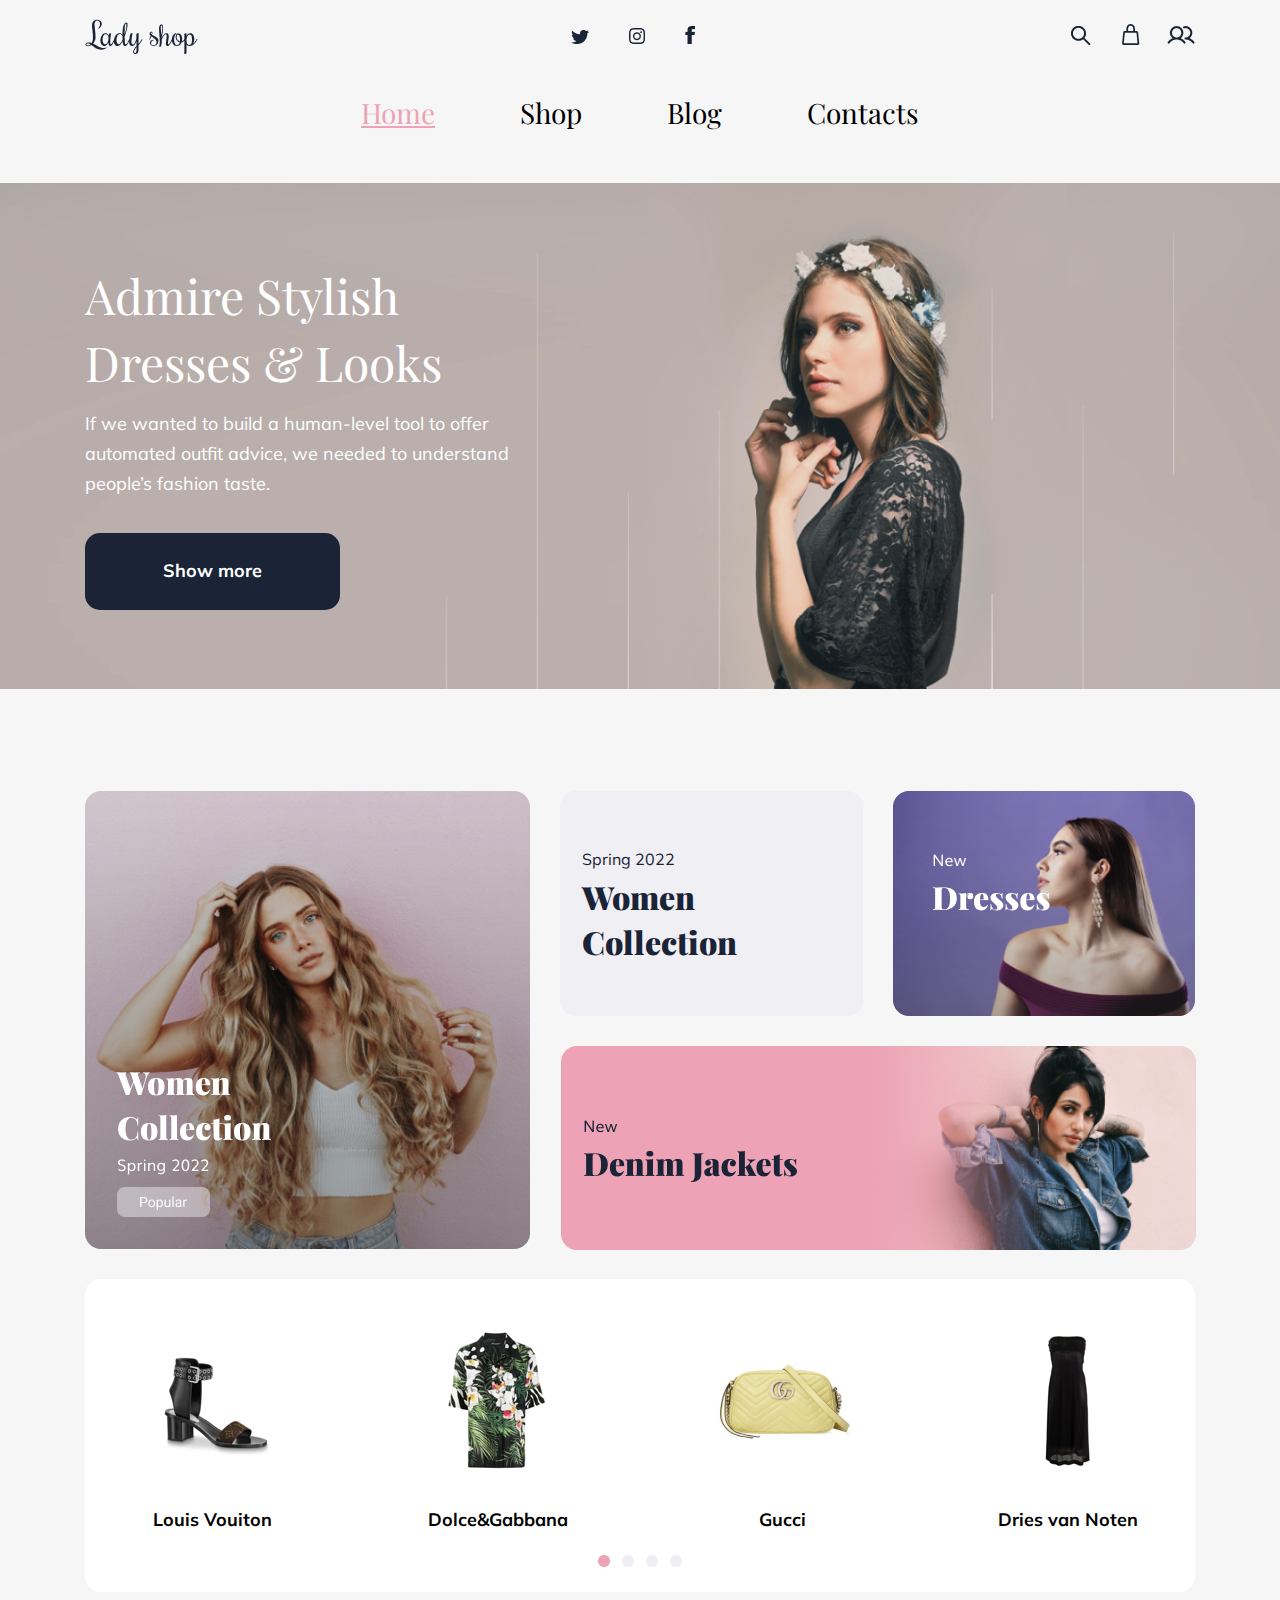
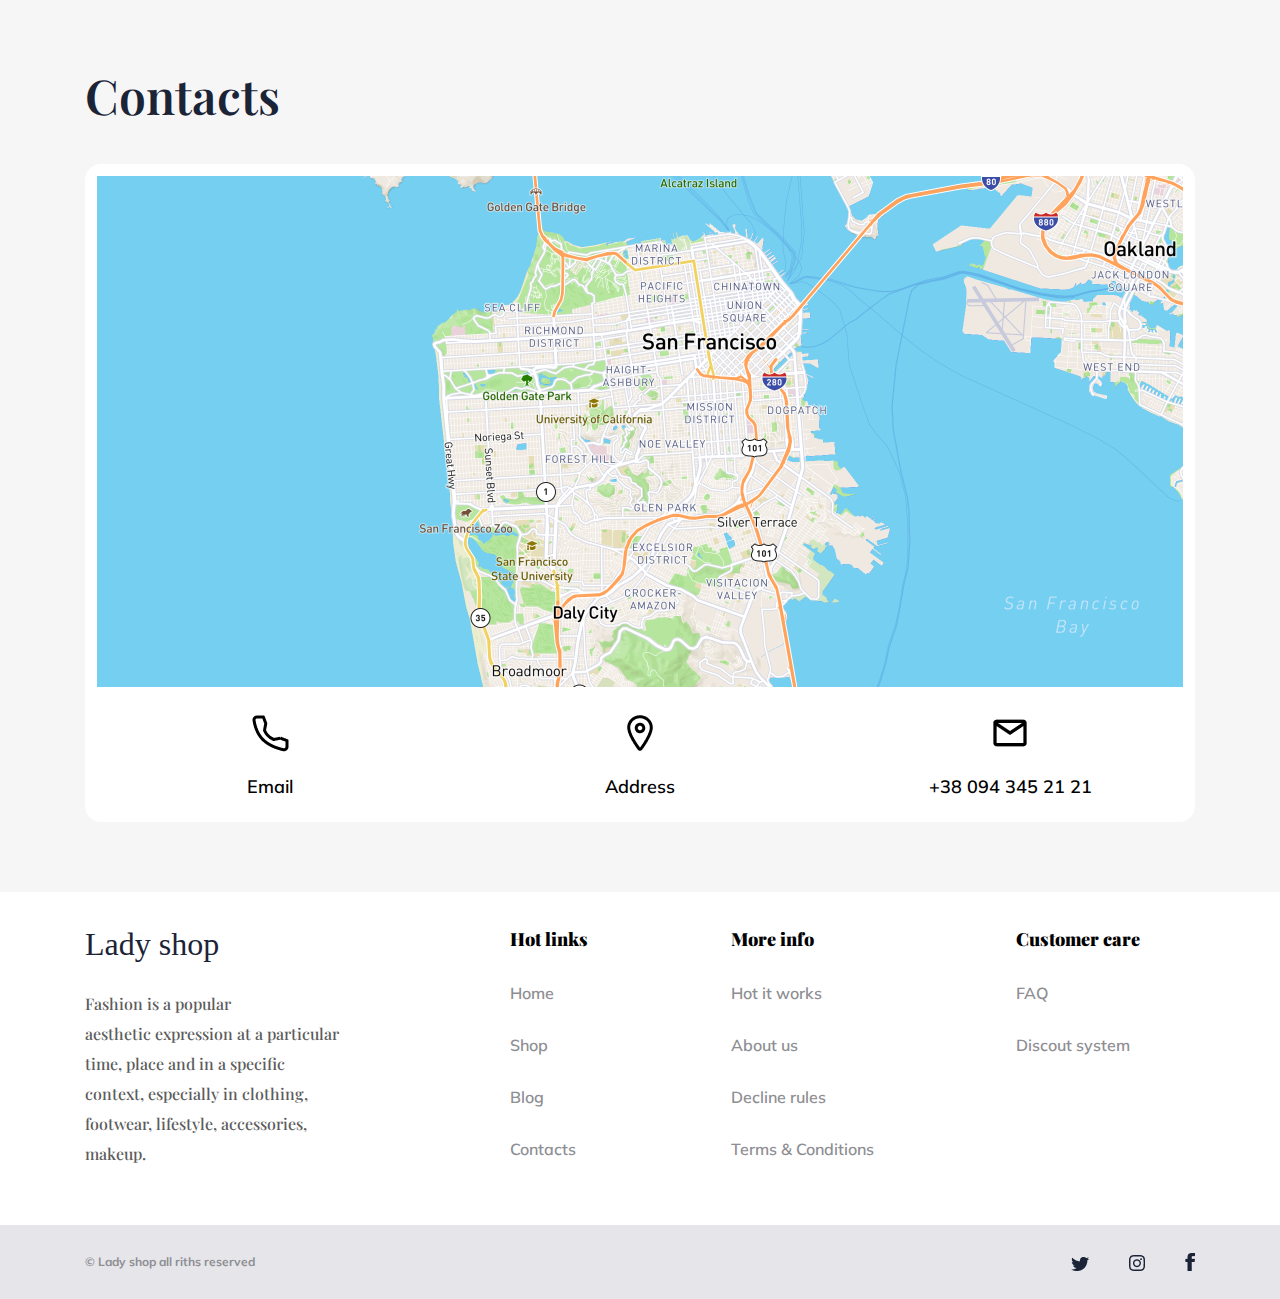
<file: 07HW/07__HW.html>
<!DOCTYPE html>
<html lang="en">
<head>
    <meta charset="UTF-8">
    <meta http-equiv="X-UA-Compatible" content="IE=edge">
    <meta name="viewport" content="width=device-width, initial-scale=1.0">
    <link rel="stylesheet" href="07__HW.css">
    <link rel="preconnect" href="https://fonts.googleapis.com">
    <link rel="preconnect" href="https://fonts.gstatic.com" crossorigin>
    <link href="https://fonts.googleapis.com/css2?family=Anek+Latin:wght@300;400&family=Average+Sans&family=Dancing+Script:wght@500&family=Inter:wght@300&family=Josefin+Sans:wght@300;400&family=Lato&family=Mulish&family=Playfair+Display:wght@400;500;600;900&family=Roboto:wght@300&family=Sanchez&family=Source+Serif+Pro:wght@300;400&family=Tajawal:wght@400;700;800&family=Tiro+Devanagari+Sanskrit&family=Tiro+Kannada&family=Tiro+Telugu:ital@1&display=swap" rel="stylesheet">
    <link rel="preconnect" href="https://fonts.googleapis.com">
<link rel="preconnect" href="https://fonts.gstatic.com" crossorigin>
<link href="https://fonts.googleapis.com/css2?family=Anek+Latin:wght@300;400&family=Average+Sans&family=Dancing+Script:wght@500&family=Inter:wght@300&family=Josefin+Sans:wght@300;400&family=Lato&family=Mulish&family=Playfair+Display:wght@400;500;600;900&family=Roboto:wght@300&family=Rochester&family=Sanchez&family=Source+Serif+Pro:wght@300;400&family=Tajawal:wght@400;700;800&family=Tiro+Devanagari+Sanskrit&family=Tiro+Kannada&family=Tiro+Telugu:ital@1&display=swap" rel="stylesheet">
    <title>07__HW__Grid</title>
</head>
<body>
    <div class="container">
        <header>
            <div class="
                header
                container"
            >
                <div class="header__content">
                    <img class="header__logo"
                        src="images/header__imeges-1.png"
                        alt="logo Lady shop"
                    >
                    <a class="social__icons"
                        href="#">
                        <img
                            src="images/header__images-2.png"
                            alt="Social icons"
                        >
                    </a>
                    <div class="header__link">
                        <a
                            href="#"
                        >
                            <img
                                src="./images/header__images__3-1.png"
                                alt="lupa icn"
                            >
                        </a>
                        <a
                            href="#"
                        >
                            <img
                                src="./images/header__imades__3-2.png"
                                alt="Basket icn"
                            >
                        </a>
                        <a
                            href="#"
                        >
                            <img
                                src="./images/header__images__3-3.png"
                                alt="Users icn"
                            >
                        </a>
                    </div>
                </div>
                <div class="
                    header__nav
                    container"
                >
                    <a class="
                        header__nav__text-red
                        header__nav__text"
                        href="#"
                    >
                        Home
                    </a>
                    <a class="
                        header__nav__text-black
                        header__nav__text"
                        href="#"
                    >
                        Shop
                    </a>
                    <a class="
                        header__nav__text-black
                        header__nav__text"
                        href="#"
                    >
                        Blog
                    </a>
                    <a class="
                        header__nav__text-black
                        header__nav__text"
                        href="#"
                    >
                        Contacts
                    </a>
                </div>
            </div>
    </div>
            <div class="header__menu__hero">
                <div class="
                    header__menu__hero--content
                    container"
                >
                    <h1 class="
                        header__menu__hero__title"
                    >
                        Admire Stylish
                        Dresses & Looks
                    </h1>
                    <p class="
                        header__menu__hero__text"
                    >
                        If we wanted to build a human-level tool to offer <br />
                        automated outfit advice, we needed to understand <br />
                        people’s fashion taste.
                    </p>
                    <a
                        class="header__menu__hero__button"
                        href="#"
                    >
                        Show more
                    </a>
                </div>
            </div>
            </div>
        </header>
        <menu>
            <section aria-label="Menu hero">
                <div class="
                    menu__hero
                    container"
                >
                    <div class="
                        menu__hero__category__1
                        container"
                    >
                    </div>
                    <div class="menu__hero__category__2"
                    >
                        <div class="menu__hero__category__2--left">
                            <h3 class="menu__hero__category__2--left--text">
                                Spring 2022
                            </h3>
                            <h1 class="menu__hero__category__2--left--title">
                                Women <br>
                                Collection
                            </h1>
                        </div>
                        <div class="menu__hero__category__2--right">
                        </div>
                        <div class="
                            menu__hero__category__2--bottom
                            container">
                        </div>
                    </div>
                </div>
            </section>
            <section aria-label="gallery__prodyct">
                <div class="
                    gallery__product--content
                    container"
                >
                    <a 
                        class="images__menu__gallery__product"
                        href="#"
                    >
                        <img 
                            src="images/imeges-menu-product-1.png"
                            alt="product imeges"
                        >
                    </a>
                    <a  class="
                        link__menu__footwear
                        link__menu"
                        href="#"
                    >
                        Louis Vouiton
                    </a>
                    <a class=
                        "images__menu__gallery__product"
                        href="#"
                    >
                        <img 
                            src="images/imeges-menu-product-2.png"
                            alt="product imeges"
                        >
                    </a>
                    <a  class="
                        link__menu__mens__clothing
                        link__menu"
                        href="#"
                    >
                        Dolce&Gabbana
                    </a>
                    <a 
                        class="images__menu__gallery__product"
                        href="#"
                    >
                        <img 
                            src="images/imeges-menu-product-3.png"
                            alt="product imeges"
                        >
                    </a>
                    <a  class="
                        link__menu__bags
                        link__menu"
                        href="#"
                    >
                        Gucci
                    </a>
                    <a 
                        class="images__menu__gallery__product"
                        href="#"
                    >
                        <img 
                            src="images/imeges-menu-product-4.png"
                            alt="product imeges"
                        >
                    </a>
                    <a  class="
                        link__menu__women
                        link__menu"
                        href="#"
                    >
                        Dries van Noten
                    </a>
                    <a class="
                        images__menu__gallery__product
                        link__menu__gallery__product"
                        href="#"
                    >
                    <img 
                        src="images/images-menu-product-5.png"
                        alt="..."
                    >
                    </a>
                </div> 
            </section>
            <section aria-label="Contacts">
                <div class="
                    menu__contacts
                    container"
                >
                    <h1 class="menu-contacts-title">
                        Contacts
                    </h1>
                    <div class="menu__contacts__mapa--box">
                        <img
                            class="contacts__mapa--images"
                            src="images/menu_contact-mapa.png"
                            alt="Mapa"
                        >
                        <div class="menu__contacts--link">
                            <a 
                                class ="
                                menu__contacts--link--images
                                contacts--link--images--left"
                                href="#"
                            >
                            <img
                                src="images/menu__contact--imeges-1.png"
                                alt="Tel"
                            >
                            </a>
                            <a
                                class ="
                                menu__contacts--linc--images
                                contacts--link--images--center"
                                href="#"
                            >
                            <img
                                src="images/menu__contacts--imeges-2.png"
                                alt="Location"
                            >
                            </a>
                            <a
                                class ="
                                menu__contacts--link--images
                                contacts--link--images--right"
                                href="#"
                            >
                            <img
                                src="images/menu__contacts--imeges-3.png"
                                alt="Email"
                            >
                            </a>
                        </div>
                        <div class="menu__contacts__link--text">
                            <a class="contakts__link--text"
                                href="#"
                            >
                                Email
                            </a>
                            <a class="contakts__link--text"
                                href="#"
                            >
                                Address
                            </a>
                            <a class="contakts__link--text"
                                href="#"
                            >
                            +38 094 345 21 21
                            </a>
                        </div>
                    </div>
                </div>
            </section>          
        </menu>
        <footer>
            <div class="footer__contents__box">
                <div class="
                    footer__contents
                    container"
                >
                    <div class="
                        footer__logo"
                    >
                        <h2 class="footer__logo--title">
                            Lady shop
                        </h2>
                        <p class="footer__logo--text">
                            Fashion is a popular <br>
                            aesthetic expression at a particular  time, place and in a specific context, especially in clothing, footwear, lifestyle, accessories, makeup.
                        </p>
                    </div>
                    <div class="
                        footer__nav
                        footer__nav--link"
                    >
                        <h2 class="footer__nav--title">
                            Hot links
                        </h2>
                        <ul>
                            <li class="footer__nav__text"
                            >
                                Home
                            </li>
                            <li class="footer__nav__text"
                            >
                                Shop
                            </li>
                            <li class="footer__nav__text"
                            >
                                Blog
                            </li>
                            <li class="footer__nav__text"
                            >
                                Contacts
                            </li>
                        </ul>
                    </div>
                    <div class="
                        footer__nav
                        footer__nav--info"
                    >
                        <h2 class="footer__nav--title">
                                More info
                        </h2>
                        <ul>
                            <li class="footer__nav__text"
                            >
                                Hot it works
                            </li>
                            <li class="footer__nav__text"
                            >
                                About us
                            </li>
                            <li class="footer__nav__text"
                            >
                                Decline rules
                            </li>
                            <li class="footer__nav__text"
                            >
                                Terms & Conditions
                            </li>
                        </ul>
                    </div>
                    <div class="
                        footer__nav
                        footer__nav--customer"
                    >
                        <h2 class="footer__nav--title">
                            Customer care
                        </h2>
                        <ul>
                            <li class="footer__nav__text"
                            >
                                FAQ
                            </li>
                            <li class="footer__nav__text"
                            >
                                Discout system
                            </li>
                        </ul>
                    </div>
                </div>
            </div>
            <div class="
                footer__property--box"
            >
                <div class="
                    footer__proterty
                    container"
                >
                    <h3 class="property">
                        © Lady shop all riths reserved
                    </h3>
                    <a class="footer__sosial__icons"
                        href="#">
                        <img 
                            src="images/header__images-2.png" 
                            alt="Social icons"
                        >
                    </a>
                </div>
            </div>
        </footer>
    </div>
</body>
</html>
</file>
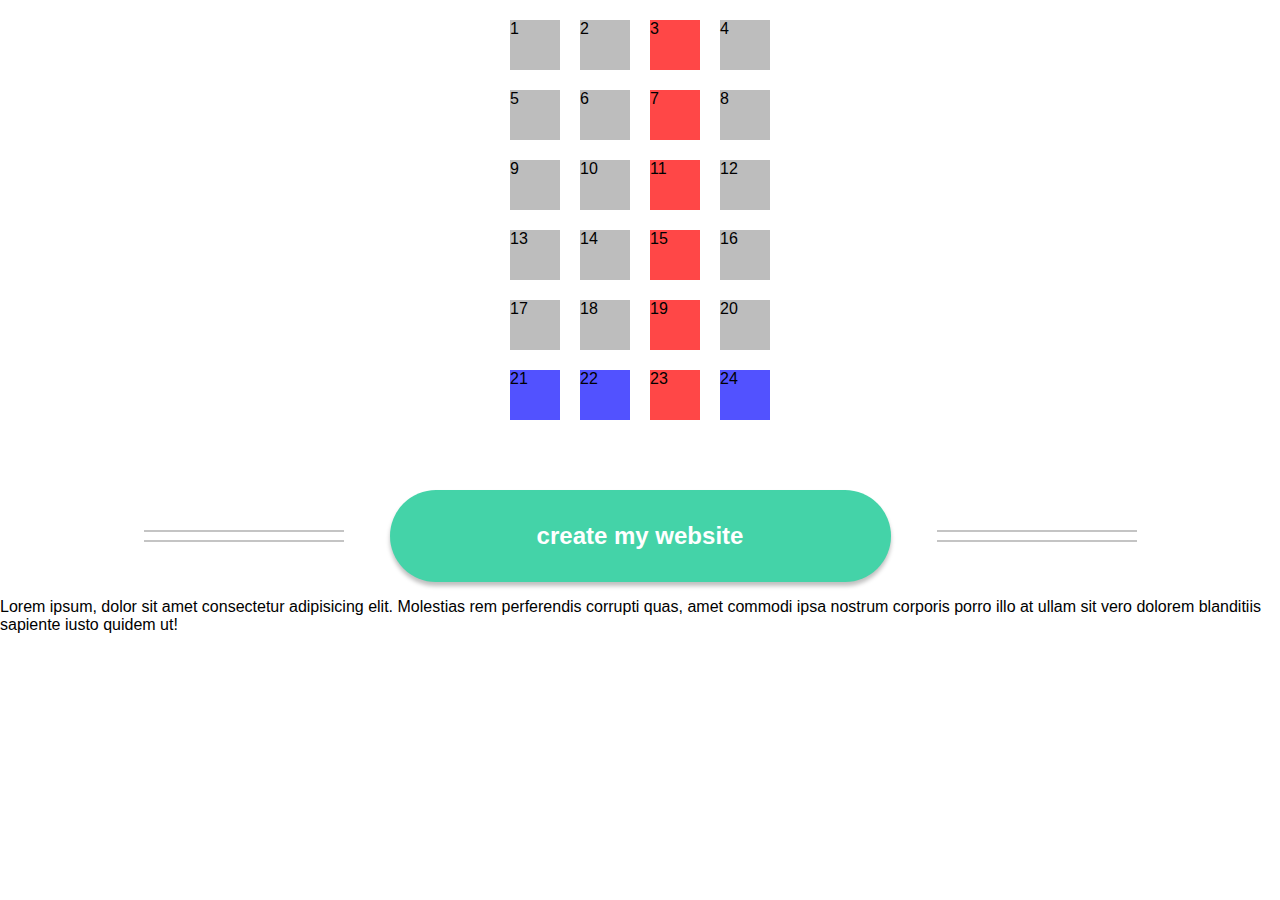
<file: 08__HW/08__HW.html>
<!DOCTYPE html>
<html lang="en">
<head>
    <meta charset="UTF-8">
    <meta http-equiv="X-UA-Compatible" content="IE=edge">
    <meta name="viewport" content="width=device-width, initial-scale=1.0">
    <title>08__HW</title>
    <link rel="stylesheet" href="08__HW.css">
</head>
<body>
    <div class="container">
        <div class="box">1</div>
        <div class="box">2</div>
        <div class="box">3</div>
        <div class="box">4</div>
        <div class="box">5</div>
        <div class="box">6</div>
        <div class="box">7</div>
        <div class="box">8</div>
        <div class="box">9</div>
        <div class="box">10</div>
        <div class="box">11</div>
        <div class="box">12</div>
        <div class="box">13</div>
        <div class="box">14</div>
        <div class="box">15</div>
        <div class="box">16</div>
        <div class="box">17</div>
        <div class="box">18</div>
        <div class="box">19</div>
        <div class="box">20</div>
        <div class="box">21</div>
        <div class="box">22</div>
        <div class="box">23</div>
        <div class="box">24</div>
    </div>

    <button class="button">create my website</button>

        <p>
            Lorem ipsum, dolor sit amet consectetur adipisicing elit. Molestias rem perferendis corrupti quas, amet commodi ipsa nostrum corporis porro illo at ullam sit vero dolorem blanditiis sapiente iusto quidem ut!
        </p>
</body>
</html>
</file>
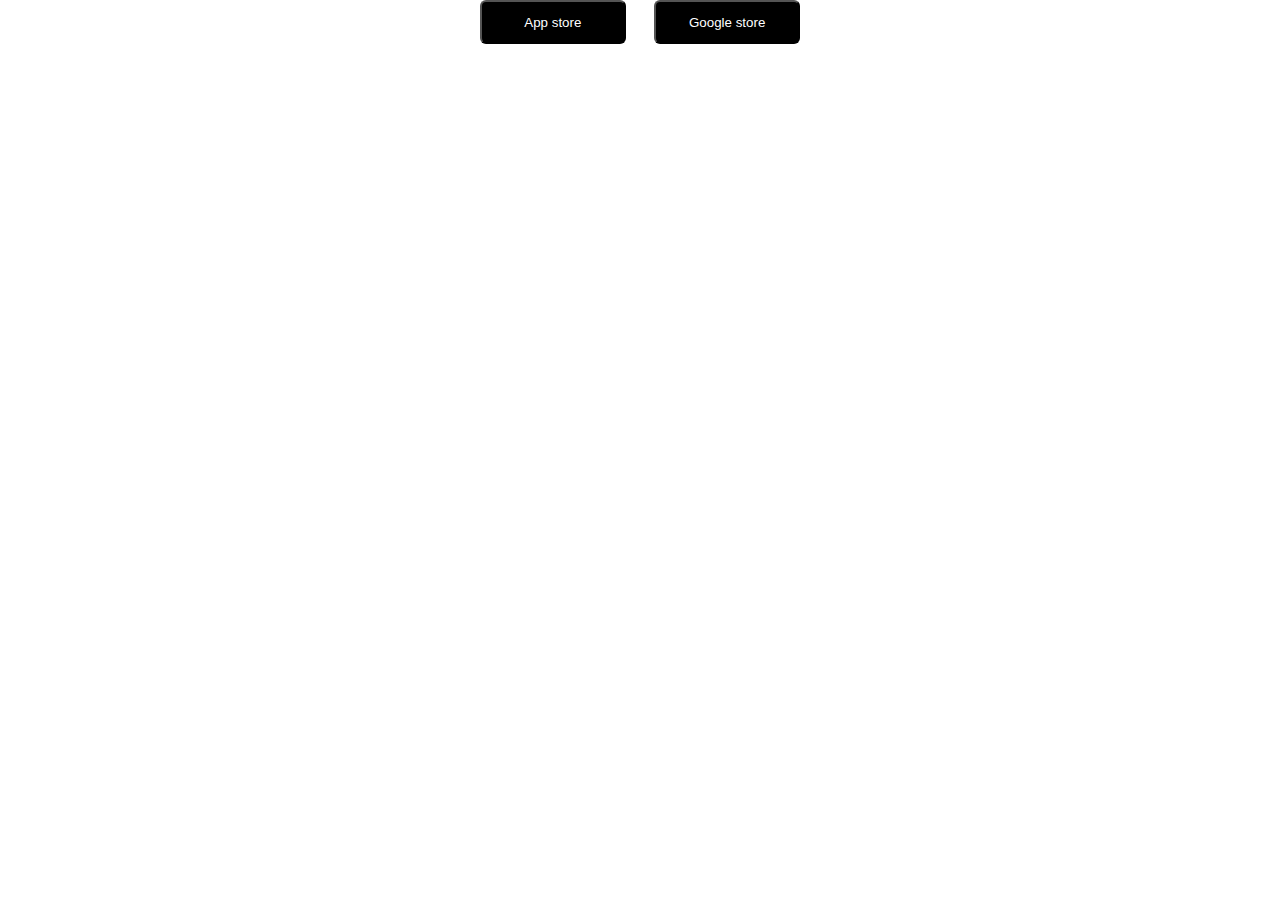
<file: 09__HW/09__HW.html>
<!DOCTYPE html>
<html lang="en">
<head>
    <meta charset="UTF-8">
    <meta http-equiv="X-UA-Compatible" content="IE=edge">
    <meta name="viewport" content="width=device-width, initial-scale=1.0">
    <title>09__HW__Responsive</title>
    <link rel="stylesheet" href="09__HW.css">
</head>
<body>
    <header></header>

    <main>
        <section class="hero__section">
            <div class="container">
                <div class="buttons">
                    <button class="button">App store</button>
                    <button class="button">Google store</button>
                </div>
            </div>    
        </section>
    </main>

    <footer></footer>
</body>
</html>
</file>
<file: 01homework/01homeworkstyles.css>
body{
    background-color: rgb(234, 249, 234);
}
body{
        font-size: 15px;
        max-width: 450;
        line-height: 17px;
    }    
body
    ul{
    text-align: justify;
    }

    p{
        text-align: justify;
    }
</file>
<file: 03homework/03homework.css>
body {
    background-color: #e5e5e5;
    font-family: 'Inter', sans-serif;
    font-family: 'Lato', sans-serif;
    font-family: 'Roboto', sans-serif;
}

.nav {
    font-family: Inter;
    text-align: left;
    padding: 24px;
}

.title {
    font-family: Inter;
    font-size: 110px;
    text-align: left;

}

.hw {
    font-family: Inter;
    font-size: 40px;
    text-align: left;
}

.owner {
    font-family: Inter;
    font-size: 40px;
    text-align: left;
    color: rgba(11, 34, 57, 1);
}

#link {
    color: rgba(11, 34, 57, 1);
}

.text {
    font-family: Inter;
    color: rgba(11, 34, 57, 1);
    text-align: left;
    padding: 24px;
}


.banner {
    position: absolute;
    font-family: Inter;
    height: 1430px;
    width: 1488px;
}

.block1 {
    position: absolute;
    margin: 228px 24px 1130px 24px;
    height: 72px;
    width: 1440px;
    background-color: rgba(11, 34, 57, 1);
    box-sizing: border-box;
}

.text1 {
    position: relative;
    color: rgba(255, 255, 255, 1);
    font-size: 13px;
    text-align: left;
    height: 40px;
    width: 922px;
    border-radius: nullpx;
    margin: 16px 398px 16px 120px;
    display: flex;
    align-items: center;
}

#link1 {
    position: absolute;
    right: 270px;
    bottom: 24px;
    color: rgba(74, 210, 149, 1);
    font-size: 12px;
    display: inline-block;
    display: flex;
    align-items: center;
}

.button1 {
    position: absolute;
    right: 120px;
    bottom: 14px;
    background-color: rgba(74, 210, 149, 1);
    font-size: 12px;
    height: 36px;
    width: 130px;
    border-radius: 2px;
    color: rgba(255, 255, 255, 1);
}

.block2 {
    position: absolute;
    margin: 324px 24px 1054px 24px;
    border-radius: 0px;
    background-color: rgba(43, 38, 39, 1);
    height: 52px;
    width: 1440px;
    border-radius: 0px;
    display: inline-block;
    display: flex;
    align-items: center;
    justify-content: center;
    box-sizing: border-box;
}

.img2_1 {
    position: absolute;
    left: 345.5px;
    height: 16px;
    width: 16px;
}

.text2 {
    position: absolute;
    left: 369.5px;
    color: rgba(255, 255, 255, 1);
    font-size: 13px;
    display: flex;
    align-items: center;
    justify-content: center;
}

.img2_2 {
    position: absolute;
    right: 345.5px;
    height: 16px;
    width: 16px
}

#link2 {
    color: rgba(255, 255, 255, 1);
}

.block3 {
    position: absolute;
    margin: 448px 904px 910px 24px;
    border-radius: 0px;
    background-color: rgba(255, 255, 255, 1);
    height: 72px;
    width: 560px;
    border-radius: 0px;
    box-sizing: border-box;
}

.button3_0 {
    position:absolute;
  top: 18px;
  left: 16px;
    height: 36px;
    width: 36.00000762939453px;
    border-radius: 10px;
    padding: 8px;
    background: rgba(234, 76, 137, 0.1);
    border: none;

}

#link3 {
    color: rgba(234, 76, 137, 1);
}

.img3_1 {
   position: relative;
    top: 26px;
    left: 24px;
    border: none;
    height: 20px;
    width: 20.0000057220459px;
    border-radius: 10px;
    
}

.text3 {
    position: absolute;
    top: 22px;
    left: 62px;
    color: black;
    font-size: 13px;
    height: 40px;
    width: 347px;
}

.button3_1 {
    position: absolute;
    top: 22px;
    background-color: rgba(13, 12, 34, 0.05);
    font-size: 12px;
    height: 28px;
    width: 63px;
    left: 419px;
    border-radius: 8px;
    padding: 4px, 10px, 4px, 10px;
    border: none;

}

.button3_2 {
    position: absolute;
    background: rgba(234, 76, 137, 1);
    height: 28px;
    width: 52px;
    left: 492px;
    top: 22px;
    border-radius: 8px;
    font-size: 12px;
    border: none;
    color: rgba(255, 255, 255, 1);

}

.block4 {
    position: absolute;
    margin: 544px 904px 822px 24px;
    background-color: rgba(38, 38, 43, 1);
    height: 64px;
    width: 560px;
    border-radius: 10px;
    padding: 12px 16px 12px 16px;
    box-sizing: border-box;
}

.text4 {
    position: absolute;
    color: rgba(255, 255, 255, 1);
    font-size: 12px;
    height: 40px;
    width: 469px;
    border-radius: nullpx;
}

.button4_1 {
    position: absolute;
    right: 16px;
    background-color: rgba(255, 255, 255, 1);
    height: 28px;
    width: 49px;
    border-radius: 8px;
    border: none;
    color: black;
    font-size: 12px;

}

.block5 {
    position: absolute;
    margin: 680px 1104px 544px 24px;
    background-color: rgba(28, 37, 64, 0.95);
    padding: 24px;
    box-sizing: border-box;
    height: 206px;
    width: 360px;
    border-radius: 6px;

}

.text5 {
    font-size: 14px;
    height: 20px;
    width: 121px;
    border-radius: nullpx;
    color: rgba(255, 255, 255, 1);
}

#link5 {
    color: rgba(255, 255, 255, 1);
}

.button5_1 {
    position: absolute;
    right: 24px;
    bottom: 24px;
    font-size: 12px;
    background-color: rgba(9, 179, 175, 1);
    color: rgba(255, 255, 255, 1);
    height: 32px;
    width: 85px;
    border-radius: 6px;
    border: none;
    padding: 8px, 20px, 8px, 20px;

}

.img5_1 {
    position: absolute;
    height: 20px;
    width: 121px;
    left: 24px;
    top: 24px;
    border-radius: nullpx;
}

.block6 {
    position: absolute;
    right: 424px;
    margin: 680px 704px 580px 24px;
    background-color: rgba(255, 255, 255, 1);
    height: 170px;
    width: 360px;
    left: 424px;
    padding: 16px;
    border-radius: 16px;
    box-sizing: border-box;
}

.text6 {
    font-size: 14px;
    height: 20px;
    width: 121px;
    border-radius: nullpx;
    color: black;
    left: 16px;
    right: 16px;
}

.button6_1 {
    position: absolute;
    left: 16px;
    bottom: 16px;
    font-size: 14px;
    background: rgba(234, 240, 244, 1);
    color: rgba(104, 127, 140, 1);
    height: 32px;
    width: 160px;
    border-radius: 6px;
    border: none;
}

.button6_2 {
    position: absolute;
    right: 16px;
    bottom: 16px;
    font-size: 14px;
    background-color: rgba(9, 179, 175, 1);
    height: 32px;
    width: 160px;
    border-radius: 6px;
    border: none;
    color: rgba(255, 255, 255, 1);

}

.img6_1 {
    position: absolute;
    top: 16px;
    left: 16px;
    height: 20px;
    width: 121px;
    border-radius: nullpx;
}

.block5_6 {

    display: inline-block;
    position: absolute;
}


.block7 {
    position: absolute;
    margin: 958px 1144px 212px 24px;
    background: linear-gradient(180deg, rgba(255, 255, 255, 0.15) 0%, rgba(186, 226, 255, 0.15) 23.96%, rgba(229, 217, 255, 0.15) 71.87%, rgba(255, 255, 255, 0.15) 100%), #FFFFFF;
    text-align: center;
    font-size: 16px;
    height: 260px;
    width: 320px;
    left: 0px;
    top: 0px;
    border-radius: 20px;
    padding: 32px;
    box-sizing: border-box;
}

.text7 {
    font-family: Inter;
    font-size: 16px;
    height: 20px;
    width: 121px;
    border-radius: nullpx;
    color: black;
    left: 24px;
    text-align: center;
}

#h7 {
    font-size: 28px;

}

.button7_1 {

    bottom: 32px;
    font-size: 16px;
    background-color: rgba(74, 126, 255, 1);
    height: 44px;
    width: 121px;
    border-radius: 43px;
    border: none;
    color: rgba(255, 255, 255, 1);


}

.block8 {
    position: absolute;
    margin: 958px 784px 335px 384px;
    background-color: rgba(255, 255, 255, 1);
    height: 137px;
    width: 320px;
    border-radius: 4px;
    padding: 16px;
    box-sizing: border-box;
}

.text8 {
    font-size: 14px;
    height: 20px;
    width: 121px;
    border-radius: nullpx;
    color: black;

}

.button8_1 {
    position: absolute;
    left: 16px;
    bottom: 24px;
    font-size: 14px;
    background-color: rgba(255, 255, 255, 1);
    color: rgba(102, 102, 255, 1);
    height: 17px;
    width: 95px;
    border-radius: nullpx;
    border: none;
    box-sizing: border-box;
}

.button8_2 {
    position: absolute;
    right: 16px;
    bottom: 16px;
    font-size: 14px;
    background-color: rgba(102, 102, 255, 1);
    color: rgba(255, 255, 255, 1);
    box-sizing: border-box;
    height: 33px;
    width: 64px;
    left: 224px;
    border-radius: 4px;
    border: none;
}

.block7_8 {
    display: inline-block;
    position: absolute;
}
</file>
<file: 04HW/04HW.css>
html,
 body {
    padding: 0;
    margin: 0; 
}
.block {
    padding: 0;
    margin: 0; 
    height: 1480px;
    width: 1440px;
    font-family: 'Lato', sans-serif;
}
.block_1 {
    position: relative;
    height: 500px;
    width: 100%;
    background-color:  rgba(237, 76, 92, 1);
    color: rgba(255, 255, 255, 1);
    box-sizing: border-box;
}


.block_1 h1 {
    position: absolute;
    display: inline-block;
    margin-top: 122px;
    margin-left: 165px;
    height: 107px;
    width: 445px;
    font-size: 36px;
}
.block_1 p {
    position: absolute;
    margin-top: 253px;
    margin-left: 165px;
    display: inline-block;
    height: 64px;
    width: 445px;
    font-size: 14px;
    text-align: justify;
    line-height: 19.6px;
}

.left_foto {
    position: absolute;
    display: inline-block;
    margin-top: 116px;
    margin-left: 691px;
    height: 267px;
    width: 383px;
    border-radius: 15px;
    
}
.right_foto {
    position: absolute;
    display: inline-block;
    margin-top: 116px;
    margin-left: 841px;
    height: 267px;
    width: 383px;
    border-radius: 15px;
    
}
.center_foto {
    position: absolute;
    display: inline-block;
    margin-top: 94px;
    margin-left: 735px;
    height: 311px;
    width: 445px;
    border-radius: 15px;

}

.logo {
    display: flex;
    align-items: center;
    justify-content: space-between;
    position: relative;
    box-sizing: border-box;
  
    height: 32px;
    width: 134px;
    left: 163px;
    top: 357px;
    border-radius: 0px;


}

.logo1 {

    box-sizing: border-box;
    height: 32px;
    width: 32px;
    left: 0px;
    right: 25px;
    top: 0px;
    border-radius: 0px;


}

.logo2 {
    height: 32px;
    width: 32px;
    left: 25px;
    top: 0px;
    border-radius: 0px;
    box-sizing: border-box;

}

.logo3 {
    height: 24px;
    width: 24px;
    left: 25px;
    top: 4px;
    border-radius: 0px;
    box-sizing: border-box;

}
.block_2 {
    display: flex;
    box-sizing: border-box;
    align-items: center;
    justify-content: center;
    padding-top: 0px;
    height: 500px;
    width: 100%;
    left: 0px;
    top: 500px;
    border-radius: 0px;
    background: rgba(255, 255, 255, 1);
}

.container {
    display: flex;
    align-content: center;
    justify-content: space-between;
    width: 1099px;
    height: 305px;
    color:  rgba(0, 0, 0, 1);
}

.contact_text {
    height: 160px;
    width: 445px;
    border-radius: nullpx;
    text-align: left;
    vertical-align: text-top;
    box-sizing: border-box;
}

.contact_text h1 {
    position: absolute;
    height: 107px;
    width: 445px;
    border-radius: nullpx;
    text-align: left;
    vertical-align: text-top;
    font-size: 36px;
    text-align: left;
    margin-top: 0px;
    margin-bottom: 0px;
}

.p_2_1 {
    position: absolute;
    padding-top: 96px;
    width: 434px;
    height: 64px;
    border-radius: nullpx;
    font-size: 14px;
    text-align: justified;
    line-height: 19.6px;
    margin: 0px;
   
}


.contact-form {
    display: flex;
    justify-content: space-between;
    align-content: space-between;
    flex-wrap: wrap;
    height: 305px;
    width: 540px;
    border-radius: 6px;
    box-sizing: border-box;  
} 

.form-shape {
    height: 60px;
    border-radius: 6px;
    box-sizing: border-box;
    border: 1px solid #333333;
    color: rgba(19, 39, 67, 0.5);
    text-align: left;
    padding-left: 31px;
}
input:focus {
    outline-color: rgba(19, 39, 67, 0.5);
    ;
}

/*input:nth-child(3) {
    outline-color: red;
}*/

.form_input-short {
    width: 255px;
}

.form_input-long {
    width: 100%;
}

.button {
    width:  160px;
    height: 50px;
    border: 1.5px solid rgba(237, 76, 92, 1);
    background: rgba(237, 76, 92, 1);
    color: rgba(255, 255, 255, 1);
    box-sizing: border-box;
    border-radius: 6px;
    text-align: left;
    padding-left: 34px;
    cursor: pointer;
    transition: all .3s;
}

/*.button:hover {
    color: rgba(237, 76, 92, 1);
    background: rgba(255, 255, 255, 1);
}*/

.block_3 {
    position: relative;
    margin-top: 45px;
    height: 435px;
    width: 100%;
    border-radius: 0px;
    background: rgba(250, 250, 250, 1);
 
}

.footer {
   display: inline-block;
 
    position: relative;
    height: 254px;
    width: 1109px;
    top: 85px;
    left: 166px;
    right: 165px;
    margin: 0px;
    padding-left: 0px;
    box-sizing: border-box;
}
ul li {
    list-style: none;

}

.footer h1 {
    font-size: 18px;
    
}
.footer p {
font-size: 12px;

}
.group-1 {
    position: absolute;
    margin-left: 0px;
    margin-top: 0px;
    height: 264px;
    width: 254px;
    text-align: left;
    border-radius: nullpx;
    box-sizing: border-box;
 
}
.h1_1{
    margin-bottom: 0px;
}
.p_1 {
    padding-top: 33px;
    margin-top: 0px;
    margin-bottom: 0px;
    line-height: 19.2px;
}
.p_2 {
    margin-bottom: 0px;
}
.group-2 {
    position: absolute;
    margin-left: 284px;
    margin-top: 0px;
    height: 164px;
    width: 254px;
    font-size: 12px;
    border-radius: nullpx;
    box-sizing: border-box;  
}

.group-2 ul {
    padding-inline-start: 0px;
}
.group-3 {
    position: absolute;
    margin-left: 568px;
    margin-top: 0px;
    height: 128px;
    width: 122px;
    box-sizing: border-box;
    border-radius: 0px;
    box-sizing: border-box;
}
.img {
    height: 14px;
    width: 66px;
    border-radius: 0px;
    padding-top: 20px;
    
}

.group-4 {
    position: absolute;
    margin-left: 862px;
    margin-top: 0px;
    width: 216px;
    height: 86px;
}
</file>
<file: 05HW/05HW.css>
body {
   /* margin: 0px;*/
    box-sizing: border-box;
    width: 1302px;
    height: 893px;

    background-color: #2f2f2f;
  
    color: #e5e5e5;
}


.wrapper {
    margin: 0px;
    padding-left: 50px;
    padding-top: 120px;

    width: 70%;

    /*color: #e5e5e5;*/
    box-sizing: border-box;

    font-family: 'Roboto', sans-serif;
    font-size: 10px;
}


table {
    display: table;
    margin-right: 0px;

    width: 70%;

    border-spacing: 0px;
    border: 1px solid #6d6d6d;
    border-radius: 4px;
    border-bottom: thin solid;
    /*color: #e5e5e5;*/
    border-bottom: 1px solid #6d6d6d;
    box-sizing: border-box;
}

.t1 {
    margin-bottom:  40px;
    
   
}
.left {
    padding-left: 12px;
}

.t2  {
    margin-bottom:  40px;
}
 

/*.border {

    border: 1px solid #6d6d6d;
    border-radius: 4px;
    box-sizing: border-box;
   
}*/

.sort {
    width: 12px;
    height: 12px;
    padding-left: 6px;
}

.file {
    width: 22px;
    height: 16px;

    padding-left: 12px;
    padding-right: 10px;
}

tr { 

    display: flex;
    align-items: center;
    text-align: left;

    height: 40px;
   /*color: #6d6d6d;*/ 
    /*color: #e5e5e5;*/

    border-bottom: thin solid;
    border-bottom: 1px solid #6d6d6d;
}

tr:last-child {
    border-width: 0;
}


th {
    box-sizing: border-box;

    display: flex;
    align-items: center;
    text-align: left;
  
    height: 40px;

    border-bottom: thin solid;
    border-bottom: 1px solid #6d6d6d;
}

th:first-child:not(.t2-head) {
    padding-left: 12px;
}

 

td {
    box-sizing: border-box;

    display: flex;
    align-items: center;
    width: 60%;
    color: #e5e5e5;
   
    box-sizing: border-box;
}

input {

    margin: 12px;
}

.search__field {

    margin: 2px;
    padding: 8px;
    padding-left: 40px;


    width: 100%;
    height: 32px;
   
    background-color: #4b4a4a;
    color:#c3c3c3;
   
    box-sizing: border-box;

    border: none;
    outline: none;
    border-radius: 8px;
    font-size: 10px;

    background-image: url(magnifying-glass\ \(1\).png);
    background-repeat: no-repeat;
    background-size: 16px;
    background-position: top 8px left 12px;
}

.search__field::placeholder {
    /*color: #c3c3c3;*/
    color: #c4c4c4;
}

  
.more {

    height: 12px;
    width: 12px;
}

.last-column {

    display: flex;
    justify-content: end;

    padding-right: 12px;
}

.big-column {
    width: 344px;
}
   
.small-column {
    width: 172px;
}

.white-font {
    color: white;
}

.grey-font {
    color:  #6d6d6d;
}

.t2-head {
    box-sizing: border-box;
    padding: 0;
}
</file>
<file: 06HW/06HW.css>
html,
body {
    margin: 0;

    border-radius: 0px;

    background: linear-gradient(180deg, #F6FAFD 0%, #FFFFFF 19.4%);
    box-sizing: border-box;

    font-family: 'Helvetica';
    font-family:  Avenir;
}

.container {
    position: relative;
    margin-left: 240px;
    display: flex;
    width: 1120px;
    margin: 50px auto;
    align-items: center;
    justify-content: space-between;
}

.container-direction {
    flex-direction: column;
}

.container-align-left {
    align-items: start;
}

.main-logo {
    width: 50px;
    height: 50px;

    background-image: url('./images/Logo.png');

    background-size: contain;
    background-repeat: no-repeat;
}
    
.nav__items {
    display: flex;
    justify-items: center;

    list-style: none;

    gap: 40px;

    font-family: Avenir;
    font-size: 16px;
    font-weight: 500;
    line-height: 26px;
    letter-spacing: 0em;

    color:  rgba(75, 93, 104, 1);
}

.nav__item-1 {
    font-family: Avenir;

    font-size: 16px;
    font-weight: 800;
    line-height: 26px;
    letter-spacing: 0em;
}

.button {
    display: flex;
    justify-content: center;
    align-items: center;

    gap: 20px;

    height: 60px;
    width: 210px;

    border-radius: 50px;
    box-shadow: 0px 5px 5px 0px 
    rgba(75, 93, 104, 0.1);
    background:  #FFFFFF; 
}

a {
    color: rgba(33, 35, 83, 1);

    text-decoration: none; 

    font-family: Avenir;
    font-size: 16px;
    font-weight: 800;
    line-height: 26px;
    letter-spacing: 0.005em;
    text-align: left;
}

.button-arrow {
    height: 14px;
    width: 20px;

    font-family: Avenir;
    font-size: 16px;
    font-weight: 800;
    line-height: 26px;
    background: rgba(33, 35, 83, 1);
}

.hero__screen {
    margin-bottom: 100px;
    margin-left: 0px;
}

.hero__title {
    margin-bottom: 50px;

    color: rgba(33, 35, 83, 1);

    font-family:  Helvetica, sans-serif;
    font-weight: 700;
    font-size: 80px;
    line-height: 88px;

    width: 645px;
}

.hero__description {
    margin-bottom: 50px;

    width: 380px;

    font-family: Avenir;
    font-size: 18px;
    font-weight: 500;
    line-height: 29px;
    letter-spacing: 0em;
}

.hero__link {
    margin-bottom: 100px;

    display: flex;
    align-items: center;
    justify-content: center;

    color:white;
    
    width: 170px;
    height: 60px;

    background: #9C69E2;
    border-radius: 50px;
}

.hero__image {
    position: absolute;
    width: 885px;
    height: 468px;
    bottom: 0;
    left: 363px;
}

.data__storage--block {
    display: flex;
    justify-content:flex-start;
    align-content: space-between;
    margin-bottom: 150px;
    gap: 62px;

    background: rgba(240, 99, 184, 0.15);
    border-radius: 50px;

    width: 1117px;
    height: 560px;
}

.data__storage--image {
    margin-top: 32px;
    margin-left: 12px;

    height: 504px;
    width: 477px;
    border-radius: 0px;
}

.data__storage--title {
    margin-top: 125px;

    gap: 40px;

    height: 100px;
    width: 475px;
    
    border-radius: nullpx;
    
    font-family: Helvetica;
    font-size: 40px;
    font-weight: 700;
    line-height: 52px;
    letter-spacing: 0em;

    color:rgba(33, 35, 83, 1);
}

.data__storage--text {
    height: 310px;
    width: 475px;

    text-align: justify;

    border-radius: nullpx;

    font-family: Avenir;
    font-size: 18px;
    font-weight: 500;
    line-height: 28.8px;
    letter-spacing: 0em;

    color: rgba(75, 93, 104, 1);
}

.features {
    display: block;
  
    height: 1002px;
    width: 1136px;

    border-radius: 0px;
}

.section__title {
    margin-bottom: 149px;
   
    height: 160px;
    width: 100%;
    text-align: center;
    border-radius: 0px;
    box-sizing: border-box; 
}

.data__warehouset--title {
    margin: 0px auto;
    margin-bottom: 50px;

    font-family: Helvetica;
    font-size: 40px;
    font-weight: 700;
    line-height: 52px;
    letter-spacing: 0em;

    color: rgba(33, 35, 83, 1);
}

.data__warehouset--text {
    margin: 0px auto;

    width: 584px;

    font-family: Avenir;
    font-size: 18px;
    font-weight: 500;
    line-height: 29px;
    letter-spacing: 0em;
    text-align: center;

    color:  rgba(75, 93, 104, 1);

}

.section__menu h3  {

    font-family: Helvetica;
    font-size: 24px;
    font-weight: 400;
    line-height: 31px;
    letter-spacing: 0em;

    color: rgba(33, 35, 83, 1);
}

.section__menu p  {
    font-family: Avenir;
    font-size: 16px;
    font-weight: 400;
    line-height: 25.6px;
    letter-spacing: 0em;
    text-align: left;
    color: rgba(75, 93, 104, 1);
}

.section__menu {
    height: 800px;
    width: 1136px;
}

.text {
    width: 50%;
}

.boxes__container {
    width: 1136px;
    display: flex;
    flex-wrap: wrap;
}

.button__container {
    display: flex;
    width: 128px;
    gap: 20px;
    align-items: center;
}

.box__1 {
    height: 355px;
    width: 549px;
}

.box__1-2-3-4 {
    display:flex;
    width: 520px;
    justify-content: space-between;
}

.image__1 {
    width: 232px;
    height: 211px;
}

.image__2 {
    width: 241px;
    height: 185px;
}

.image__3 {
    margin-left: 0px;
    width: 245x;
    height: 181px;
}

.image__4 {
    width: 230px;
    height: 201px;
}


.image__1-2 {
    margin-top: 22px;
}

.image__3-4 {
    margin-top: 26px;
    border-radius: 0px;

}

.box__title {
    margin-bottom: 0px;
    display: flex;
    align-items: center;

    margin-top: 0px;
    height: 50px;
    width: 200px;

    font-family: Helvetica;
    font-size: 24px;
    font-weight: 400;
    line-height: 31px;
    letter-spacing: 0em;
}

.box__text {
    margin-top: 20px;
    margin-bottom: 0px;
    padding-top: 0px;

    height: 160px;
    width: 220px;

    font-family: Avenir;
    font-size: 16px;
    font-weight: 400;
    line-height: 26px;
    letter-spacing: 0em;

    color:  rgba(75, 93, 104, 1);

}

.box__2 {
    height: 345px;
}

.box__3 {
    margin-bottom: 132px;
    height: 303px;
    width: 527px;
  }

.box__4 {
    height: 340px;
    width: 515px;
  }

.box__big {
    display: block;
    margin-bottom: 150px;
    padding-top: 109px;
    padding-left: 93px;
    height: 709px;
    width: 1118px;
    
    border-radius: 50px;

    background: rgba(156, 105, 226, 1);
    box-sizing: content-box;
}
.box__big-title {
    padding-bottom: 88px;
    height: 52px;
    width: 405px;
    
    font-family: Helvetica;
    font-size: 40px;
    font-weight: 700;
    line-height: 52px;
    letter-spacing: 0em;
    text-align: left;

    color: rgba(255, 255, 255, 1);
}

.box__small {
    display: flex;
    align-items: center;
    justify-content: center;
   
    height: 330px;
    width: 949px;
   
    border-radius: 20px;
    background: rgba(255, 255, 255, 1);
}

.box__small-shadow {
    box-shadow: 0px 20px 0px rgba(156, 105, 226, 0.3);
    border-radius: 20px;
}

.box__small-description {
    display: flex;
    height: 220px;
    width: 744px;
    gap: 44px;
}

.box__small-images {
    height: 90px;
    width: 132px;
}
.box__small__small-text {
}

.box__small-title {
    margin-bottom: 0px;
    height: 29px;

    font-family: Avenir;
    font-size: 18px;
    font-weight: 900;
    line-height: 29px;
    letter-spacing: 0.005em;
    text-align: left;
    color: rgba(33, 35, 83, 1);
}

.box__small-link {
    color: rgba(156, 105, 226, 1);
    font-family: Avenir;
    font-size: 14px;
    font-weight: 500;
    line-height: 22px;
    letter-spacing: 0.01em;
    text-align: left;
}

.box__small-text {
    height: 130px;
    width: 560px;

    font-family: Avenir;
    font-size: 18px;
    font-weight: 400;
    line-height: 34px;
   
    text-align: left;
    
    color: rgba(75, 93, 104, 1);
}

.box__big-vector {
    display: flex;
    justify-content: space-between;

    margin-top: 60px;
    width: 949px;
}
  
.box__big-side {
    height: 10px;
    width: 55px;
}

.vector-left {
    height: 14px;
    width: 40px;
    padding-right: 20px;

}

.vector-right {
    height: 14px;
    width: 20px;
}

hr {
    height: 2px;
    width: 100%;
    background: rgba(156, 105, 226, 1);
    opacity: 0.2;
    margin-bottom: 100px;
}

.footer__header {
    margin-bottom: 150px;
}

.box__footer-header-text {
    width: 50%;
}

.footer__header-title {
    font-family: Helvetica;
    font-size: 40px;
    font-weight: 700;
    line-height: 52px;
    letter-spacing: 0em;
    text-align: left;
    
    color: rgba(33, 35, 83, 1);

}

.footer__header-text {
    font-family: Avenir;
    font-size: 18px;
    font-weight: 500;
    line-height: 29px;
    letter-spacing: 0em;
    text-align: left;
    color: rgba(75, 93, 104, 1);

}

.box__footer-header-button {
    display: flex;
    justify-content: flex-end;
    width: 50%;
}

.footer__button-pink {
    display: flex;
    align-items: center;
    justify-content: center;

   margin-right:  20px;

    height: 60px;
    width: 170px;

    background: rgba(240, 99, 184, 1);
    border-radius: 50px;

    color: rgba(255, 255, 255, 1);

}

.footer__menu-contacts {
    width: 335px;
}

.box__footer-menu {
    display: flex;
    justify-content: flex-start;
    align-items: flex-start;
}
.footer_nav-title {
    list-style: none;
    }
.footer__nav {
    margin-top: 0px;
    display: flex;
    align-items: flex-start;
    justify-content: flex-start;
}

.nav__items--footer {
    display: flex;
    justify-content: flex-start;
    align-items: flex-start;

    margin-top: 0px;
    padding-left: 0px;

    width: 100%;

    list-style: none;

    text-align: left;
}

.nav__item-footer__1 {
    width: 500px;
    font-family: Avenir;
    font-size: 20px;
    font-weight: 900;
    line-height: 32px;
    letter-spacing: 0em;
    text-align: left;
    gap: 140px;
}

.footer__1-title {
    display: flex;
    align-items: center;
    justify-content: flex-start;
}

.logo-1 {
    padding-right: 20px;
}

.nav__contacts {
    display: block;
    list-style: none;

    width: 360px;
    font-family: Avenir;
    text-align: left;
}
/*.nav__contacts-box{
 margin-left: 0px;
}*/

ul .nav__contacts {
   padding-inline-start: 0px;
}

.address {
    padding-top: 65px;
    padding-bottom: 10px;

    width: 100%;
    font-size: 16px;
    font-weight: 500;
    line-height: 29px;
    letter-spacing: 0.01em;

    text-align: left;
}
    
.tel {
    padding-bottom: 118px;
   
    font-size: 16px;
    font-weight: 400;
    line-height: 29px;
    letter-spacing: 0.01em;
}

.property {
    font-size: 12px;
    font-weight: 400;
    line-height: 22px;
    letter-spacing: 0.01em;
}
.nav__item-footer__2 {
    width: 216px;
    font-family: Avenir;
    font-size: 16px;
    font-weight: 900;
    line-height: 26px;
    letter-spacing: 0em;
    text-align: left;
    gap: 50px;

    color: rgba(33, 35, 83, 1);
}
.nav__item-footer__3 {
    width: 216px;
    font-family: Avenir;
    font-size: 16px;
    font-weight: 900;
    line-height: 26px;
    letter-spacing: 0em;
    text-align: left;
    gap: 50px;

    color: rgba(33, 35, 83, 1);
}
.nav__item-footer__4 {
    width: 178px;
    font-family: Avenir;
    font-size: 16px;
    font-weight: 900;
    line-height: 26px;
    letter-spacing: 0em;
    text-align: left;

    color: rgba(33, 35, 83, 1);
}

.nav-menu {
    font-family: Avenir;
    font-size: 16px;
    font-weight: 400;
    line-height: 40px;
    letter-spacing: 0em;
    text-align: left;
    color:rgba(75, 93, 104, 1);
}

.box__nav-menu {
    margin-top: 30px;
}
.socialMedia {
    width: 178px;
}

.images {
    display: flex;
    justify-content: space-between;
    list-style: none;

    width: 178px;
}

.images__footer {
    height: 50px;
    width: 50px;
}

ul {
    padding-inline-start: 0px; 
}
 .images__footer-5 {
    display: flex;
    align-items: flex-end;
    margin: 0px 0px;
    width: 60px;
    height: 404px;
}
</file>
<file: 07__HW/07__HW.css>
html,
body {
    margin: 0px;
    padding: 0px;
    background: #F5F5F5; 
   
    box-sizing: border-box; 

    height: auto;
}

.container__head {
    margin: 0 auto;
    width: 1440px;

    background: #F5F5F5;
}

.container {
    margin: 0 auto;

    display: grid;
    /* grid-template-columns: repeat(12, 65px);    
    grid-template-rows: repeat(3, auto); */
    column-gap: 30px;

    width: 1110px;
}

.header__content {
    /* width: 1439px; */
    height: 73px;
    /* display: grid; */

    display: flex;
    align-items: center;
    justify-content: space-between;

    background: #FFFFFF;
}

.header__link {
    width: 128px;

    display: flex;
    align-items: center;
    justify-content: space-between;
}

.header__nav {
    width: 100%;
    background: #FFFFFF;
    display: flex;
    justify-content: center;
    align-items: center;
}

.header__nav--box {
    width: 558px;

    display: flex;
    justify-content: space-between;
    align-items: center;

    height: 78px;

    font-family: 'Playfair Display';
    font-style: normal;
    font-weight: 400;
    font-size: 28px;
    line-height: 37px;

    background: #FFFFFF;
}

.header__nav__text-red {
    color: #EDA3B5;
}

.header__nav__text-black  {
    color:rgba(0, 0, 0, 1);

    text-decoration: none;
}

.header__nav__text {
    grid-column: 4 / 10;
    grid-row: 2 / 3;

    font-family: 'Playfair Display';
    font-style: normal;
    font-weight: 400;
    font-size: 28px;
    line-height: 37px;
}

menu {
    margin: 0px;
    padding-inline-start: 0px;
}

.header__menu__hero {
    margin: 0px;
    margin-bottom: 71px;

    padding-inline-start: 0px;

    background-image: url(images/header__imege-slider.png);
    background-size: contain;
    background-repeat: no-repeat;
    background-position: left;

    height: 569px;
    /* width: 1440px; */
    width: 100%;
}

.header__menu__hero--content {
   display: flex;
   flex-direction: column;
   align-content: flex-start;
   justify-content: center;
   height: 569px;
}

.header__menu__hero__title {
    margin: 0px;
    padding-bottom: 13px;

    grid-column:  1 / 5;

    width: 361px;
    height: 134px;

    font-family: 'Playfair Display';
    font-style: normal;
    font-weight: 400;
    font-size: 48px;
    line-height: 67px;
    
    color: #FFFFFF;
}

.header__menu__hero__text {
    margin: 0px;
    padding-bottom: 34px;
    grid-column:  1 / 5;

    width: 446px;
    height: 90px;
 
    font-family: 'Mulish';
    font-style: normal;
    font-weight: 400;
    font-size: 18px;
    line-height: 30px;
 
    color: #FFFFFF;
}

.header__menu__hero__button {
    display: flex;
    align-items: center;
    justify-content: center;

    margin: 0px;

    grid-column:  1 / 4;
   
    font-family: 'Mulish';
    font-style: normal;
    font-weight: 700;
    font-size: 18px;
    line-height: 30px;
   
    color: #FFFFFF;

    width: 255px;
    height: 77px;
   
    background: #1B2437;
    border-radius: 15px;
    text-decoration: none;
}

.menu__hero {
    margin-bottom: 30px;

    height: 458px;
    display: grid;
    grid-template-columns: repeat(12, 65px);
    column-gap: 30px;
}

.menu__hero__category__1 {
    grid-column: 1 / 6;

    height: 458px;
    background-image: url(images/women_collection_category\ \(1\).png);
    background-size: contain;
    background-repeat: no-repeat;
}

.menu__hero__category__1-box {
    display: flex;
    flex-direction: column;
    align-content: flex-start;
    justify-content: flex-end;

    margin-left: 32px;
    margin-bottom: 32px;
}

.menu__hero__button {
    display: inline-block;
    outline: none;
   
    width: 93px;
    height: 30px;

    font-family: 'Roboto';
    font-style: normal;
    font-weight: 400;
    font-size: 14px;
    line-height: 30px;

    color: #FFFFFF;

    background-color: rgba(255, 255, 255, 0.4);
    border-radius: 8px;
    border-bottom: 0px;
    border-width: 0px;
}

.button__menu {
    
}

.menu__hero__category__2 {
    display: grid;
    grid-template-columns: repeat(2, 303px);
    column-gap: 30px;
    row-gap: 30px;
}

.menu__hero__category__2--left{
    display: flex;
    flex-direction: column;
    justify-content: center;

    padding-left: 22px;

    box-sizing: border-box;

    align-items: left;
 
    height: 225px;
    width: 303px;

    background: #EFEFF4;
    border-radius: 16px;
}

.menu__hero__category--text {
    margin: 0px;
    margin-bottom: 8px;
    padding: 0px;
    
    width: 281px;
    height: 30px;
    
    font-family: 'Mulish';
    font-style: normal;
    font-weight: 400;
    font-size: 16px;
    line-height: 30px;
}

.menu__hero__category--title {
    margin: 0px;
    padding: 0px;
    width: 281px;
    height: 90px;

    font-family: 'Playfair Display';
    font-style: normal;
    font-weight: 900;
    font-size: 32px;
    line-height: 45px;
}

.menu__hero__category--title--white {
    color: #FFFFFF;
}

.menu__hero__category--title--black {
    color: #1B2437;
}


.menu__hero__category__2--right{
    grid-column: 2 / 3;

    background-image: url(images/dresses_category.png);
    background-size: contain;
    background-repeat: no-repeat;

    width: 302px;
    height: 225px;
}

.menu__hero__category__2--bottom {
    grid-column: 1 / 3;
    grid-row: 2 / 3;
    width: 635px;
    height: 204px;
    background-image: url(images/denim_jackets_category.png);
    background-size: contain;
    background-repeat: no-repeat;
}

.gallery__product--content {
    height: 313px;
    width: 1110px;

    background: #FFFFFF;
    border-radius: 16px;
    box-sizing: border-box;
   
    display: grid;
    grid-template-columns: repeat(4,255px);
    grid-template-rows: repeat(3);

    margin-bottom: 70px;
}

.link__menu__footwear {
    grid-column: 1 / 2;
    grid-row: 2 / 3;
}

 a.link__menu  {
    text-align: center;
    text-decoration: none;
    /* width: 119px; */
    height: 30px;

    font-family: 'Mulish';
    font-style: normal;
    font-weight: 700;
    font-size: 18px;
    line-height: 30px;

    color: #000000;
 }

 .images__menu__gallery__product {
    display: flex;
    align-items: center;
    justify-content: center;
    margin-top: 17px;
}

.link__menu__mens__clothing {
    grid-column: 2 / 3;
    grid-row: 2 / 3;  
}

.link__menu__bags {
    grid-column: 3 / 4;
    grid-row: 2 / 3;
}

.link__menu__women {
    grid-column: 4 / 5;
    grid-row: 2 / 3;
}

.link__menu__gallery__product {
    grid-column: 1 / 5;
    grid-row: 3 / 4;
    margin-bottom: 24px;
}

.category__prodyct__card {
    display: grid;
    grid-template-columns: repeat(3, 350px);
    grid-template-rows: repeat(3, auto);
    
    gap: 30px;

    margin-bottom: 70px;
}

.category__prodyct__card--title {
    margin: 0px;
    margin-bottom: 35px;
    grid-column: 1 / 4;
    grid-row: 1 / 2;
    margin: 0px;
    width: 274px;
    height: 67px;
    
    font-family: 'Playfair Display';
    font-style: normal;
    font-weight: 600;
    font-size: 48px;
    line-height: 67px;

    color: #1B2437;
}

.prodyct__card__content {
    width: 350px;
    height: 487px;
    
    border-radius: 16px 16px 0px 0px;
    background-size: contain;
    background-repeat: no-repeat;
    background-position: left;
}

.prodyct__card--images--left {
    grid-column: 1 / 2;
    grid-row: 2 / 3;
    height: 270px;

    background-image: url(./images/prodyct__card-1.png); 

    margin-bottom: 16px;
}

.prodyct__card--content--left {
    grid-column: 1 / 2;
    grid-row: 3 / 4;
    height: 217px;
}

.prodyct__card--title {
    margin: 0px;
    margin-bottom: 8px;

    width: 325px;
    height: 30px;
   
    font-family: 'Playfair Display';
    font-style: normal;
    font-weight: 900;
    font-size: 18px;
    line-height: 30px;
   
    color: #000000;
}

.prodyct__card--text {
    margin: 0px;
    margin-bottom: 27px;

    width: 325px;
    height: 60px;

    font-family: 'Mulish';
    font-style: normal;
    font-weight: 700;
    font-size: 16px;
    line-height: 30px;
  
    color: #000000;
   
}

.prodyct__card--footer {
    margin: 0px;
    margin-left: 24px;
    margin-right: 18px;

    grid-column: 1 / 2;
    grid-row: 3 / 4;

    display: flex;
    justify-content: space-between;
}

.prodyct__card--button {
    width: 153px;
    height: 58px;
    
    border-radius: 15px;

    font-family: 'Mulish';
    font-style: normal;
    font-weight: 700;
    font-size: 18px;
    line-height: 30px;  

    text-align: center;

    color: #FFFFFF;
    text-decoration: none;

    border-width: 0px;

    display: flex;
    justify-content: center;
    align-items: center;
}

.prodyct__card--footer a {
    text-decoration: none;
}

.prodyct__card__active--button {
    background: #EDA3B5;
}

.prodyct__card__not--active--button {
    background: #1B2437;
}

.prodyct__card__footer-text {
    margin: 0px;
  
    font-family: 'Playfair Display';
    font-style: normal;
    font-weight: 700;
    font-size: 34px;
    line-height: 30px;
   
    color: #000000;

    display: flex;
    justify-content: center;
    align-items: center;
}

.prodyct__card--images--center {
    grid-column: 2 / 3;
    grid-row: 2 / 3;
    height: 270px;

    background-image: url(./images/prodyct__card-2.png); 

    margin-bottom: 16px;
}

.prodyct__card__content--center {
    grid-column: 2 / 3;
    grid-row: 3 / 4;
}

.prodyct__card--images--right {
    grid-column: 3 / 4;
    grid-row: 2 / 3;
    height: 270px;

    background-image: url(./images/prodyct__card-3.png); 

    margin-bottom: 16px;
}

.prodyct__card__content--right {
    grid-column: 3 / 4;
    grid-row: 3 / 4;
}

.menu-contacts {
    display: grid;
    grid-template-columns: repeat(1, 1110px);
    grid-template-rows:repeat(4, auto );
}

.menu-contacts-title {
    grid-column: 1 / 2;
    grid-row: 1 / 2;

    margin: 0px;
    margin-bottom: 35px;

    width: 194px;
    height: 67px;

    font-family: 'Playfair Display';
    font-style: normal;
    font-weight: 600;
    font-size: 48px;
    line-height: 67px;
    color: #1B2437;
}

.menu__contacts__mapa--box {
    background: #FFFFFF;
    border-radius: 16px;

    width: 1110px;
    height: 658px; 

    grid-column: 1 / 2;

    margin-bottom: 70px;
}

.contacts__mapa--images {
    width: 1086px;
    height: 511px;

    margin: 12px 12px 27px 12px;

    grid-column: 1 /2;
    grid-row: 2 / 3;
}

.menu__contacts--link {
    display: flex;
    justify-items: center;
    align-items: center;

    display: grid;
    grid-template-columns: repeat(3, 370px);
    grid-template-rows:repeat(1, 34px );

    margin-bottom: 20px;
}

.menu__contacts__link--text {
    grid-row: 4 / 5;

    display: flex;
    justify-items: center;
    align-items: center;

    display: grid;
    grid-template-columns: repeat(3, 370px);
    grid-template-rows:repeat(1, 30px);
    margin-bottom: 30px;
}

.contakts__link--text {
    font-family: 'Mulish';
    font-style: normal;
    font-weight: 600;
    font-size: 18px;
    line-height: 30px;
   
    color: #000000;
    text-decoration: none;
}

.footer__contents__box {
    background: #FFFFFF;
    width: 100%;
}

.footer__contents {
    /* width: 100%; */
    height: 333px;

    background: #FFFFFF;

    grid-column: 7 / 8; 
}

.footer__logo {
    height: auto;
    grid-column: 1 /4;
}

.footer__logo--title {
    margin-top: 32px;
    margin-bottom: 24px;

    font-family: 'Rochester';
    font-style: normal;
    font-weight: 400;
    font-size: 32px;
    line-height: 41px;

    color: #1B2437;
}

.footer__logo--text {
    width: 255px;
    height: 180px;
    
    font-family: 'Playfair Display';
    font-style: normal;
    font-weight: 500;
    font-size: 16px;
    line-height: 30px;
    box-sizing: border-box;

    color: #5C5C5C;
}

ul  {
    list-style: none;
    padding-left: 0px;
}

.footer__nav--title {
    margin-top: 32px;
    margin-bottom: 24px;

    font-family: 'Playfair Display';
    font-style: normal;
    font-weight: 900;
    font-size: 18px;
    line-height: 30px;

    color: #000000;
}

.footer__nav__text {
    margin-bottom: 22px;

    font-family: 'Mulish';
    font-style: normal;
    font-weight: 600;
    font-size: 16px;
    line-height: 30px;
    text-align: left;

    color: #8E8E93;
}

.footer__nav--link {
    grid-column: 5 / 7;
}

.footer__nav--info {
    grid-column: 8 / 10;
}

.footer__nav--customer {
    grid-column: 11 / 13;
}

.footer__property--box {
    height: 74px;
    width: 100%;
    background: #E5E5EA; 
}

.property {
    margin: 0px;
    grid-column: 1 / 3;
    
    width: 174px;
    height: 74px;
    
    font-family: 'Mulish';
    font-style: normal;
    font-weight: 700;
    font-size: 12px;
    line-height: 30px;

    color: #8E8E93;

    display: flex;
    align-items: center; 
    justify-content: flex-start;
}

.footer__sosial__icons {
    grid-column: 11 / 13;

    display: flex;
    align-items: center; 
    justify-self: flex-end;
}
</file>
<file: 07HW/07__HW.css>
html,
body {
    margin: 0px;
    padding: 0px;
    /* background: #F5F5F5; */
    background: #F6F6F6;
    box-sizing: border-box; 

    max-width: 1440px;
}

.container {
    margin: 0 auto;

    display: grid;
    /* grid-template-columns: repeat(12, 65px);    
    grid-template-rows: repeat(3, auto); */
    column-gap: 30px;

    width: 1110px;
}

.header__content {
    width: 100%;
    height: 73px;
    display: grid;

    display: flex;
    align-items: center;
    justify-content: space-between;
}

.header__link {
    width: 128px;

    display: flex;
    align-items: center;
    justify-content: space-between;
}

.header__nav {
    width: 558px;

    display: flex;
    justify-content: space-between;
    align-items: center;

    height: 78px;

    font-family: 'Playfair Display';
    font-style: normal;
    font-weight: 400;
    font-size: 28px;
    line-height: 37px;
}

.header__nav__text-red {
    color: #EDA3B5;
}

.header__nav__text-black  {
    color:rgba(0, 0, 0, 1);

    text-decoration: none;
}

.header__nav__text {
    grid-column: 4 / 10;
    grid-row: 2 / 3;

    font-family: 'Playfair Display';
    font-style: normal;
    font-weight: 400;
    font-size: 28px;
    line-height: 37px;
}

menu {
    margin: 0px;
    padding-inline-start: 0px;
}

.header__menu__hero {
 
    margin: 0px;
    margin-bottom: 71px;

    padding-inline-start: 0px;

    background-image: url(images/header__imege-slider.png);
    background-size: contain;
    background-repeat: no-repeat;
    background-position: left;

    height: 569px;
    /* width: 1440px; */
    width: 100%;
}

.header__menu__hero--content {
   display: flex;
   flex-direction: column;
   align-content: flex-start;
   justify-content: center;
   height: 569px;
}

.header__menu__hero__title {
    margin: 0px;
    padding-bottom: 13px;

    grid-column:  1 / 5;

    width: 361px;
    height: 134px;

    font-family: 'Playfair Display';
    font-style: normal;
    font-weight: 400;
    font-size: 48px;
    line-height: 67px;
    
    color: #FFFFFF;
}

.header__menu__hero__text {
    margin: 0px;
    padding-bottom: 34px;
    grid-column:  1 / 5;

    width: 446px;
    height: 90px;
 
    font-family: 'Mulish';
    font-style: normal;
    font-weight: 400;
    font-size: 18px;
    line-height: 30px;
 
    color: #FFFFFF;
}

.header__menu__hero__button {
    display: flex;
    align-items: center;
    justify-content: center;

    margin: 0px;

    grid-column:  1 / 4;
   
    font-family: 'Mulish';
    font-style: normal;
    font-weight: 700;
    font-size: 18px;
    line-height: 30px;
   
    color: #FFFFFF;

    width: 255px;
    height: 77px;
   
    background: #1B2437;
    border-radius: 15px;
    text-decoration: none;
}

.menu__hero {
    margin-bottom: 30px;

    height: 458px;
    display: grid;
    grid-template-columns: repeat(12, 65px);
    column-gap: 30px;
}

.menu__hero__category__1 {
    grid-column: 1 / 6;

    height: 458px;
    background-image: url(images/women_collection_category\ popular.png);
    background-size: contain;
    background-repeat: no-repeat;
}

.menu__hero__category__2 {
    display: grid;
    grid-template-columns: repeat(2, 303px);
    column-gap: 30px;
    row-gap: 30px;
}

.menu__hero__category__2--left{
    display: flex;
    flex-direction: column;
    justify-content: center;

    padding-left: 22px;

    box-sizing: border-box;

    align-items: left;
 
    height: 225px;
    width: 303px;

    background: #EFEFF4;
    border-radius: 16px;
}

.menu__hero__category__2--left--text {
    margin: 0px;
    padding: 0px;
    width: 281px;
    height: 30px;
    
    font-family: 'Mulish';
    font-style: normal;
    font-weight: 400;
    font-size: 16px;
    line-height: 30px;

    color: #1B2437;
}

.menu__hero__category__2--left--title {
    margin: 0px;
    padding: 0px;
    width: 281px;
    height: 90px;

    font-family: 'Playfair Display';
    font-style: normal;
    font-weight: 900;
    font-size: 32px;
    line-height: 45px;

    color: #1B2437;
}

.menu__hero__category__2--right{
    grid-column: 2 / 3;

    background-image: url(images/dresses_category.png);
    background-size: contain;
    background-repeat: no-repeat;

    width: 302px;
    height: 225px;
}

.menu__hero__category__2--bottom {
    grid-column: 1 / 3;
    grid-row: 2 / 3;
    width: 635px;
    height: 204px;
    background-image: url(images/denim_jackets_category.png);
    background-size: contain;
    background-repeat: no-repeat;
}

.gallery__product--content {
    height: 313px;
    width: 1110px;

    background: #FFFFFF;
    border-radius: 16px;
    box-sizing: border-box;
   
    display: grid;
    grid-template-columns: repeat(4,255px);
    grid-template-rows: repeat(3);

    margin-bottom: 70px;
}

.link__menu__footwear {
    grid-column: 1 / 2;
    grid-row: 2 / 3;
}

 a.link__menu  {
    text-align: center;
    text-decoration: none;
    /* width: 119px; */
    height: 30px;

    font-family: 'Mulish';
    font-style: normal;
    font-weight: 700;
    font-size: 18px;
    line-height: 30px;

    color: #000000;
 }

 .images__menu__gallery__product {
    display: flex;
    align-items: center;
    justify-content: center;
    margin-top: 17px;
}

.link__menu__mens__clothing {
    grid-column: 2 / 3;
    grid-row: 2 / 3;  
}

.link__menu__bags {
    grid-column: 3 / 4;
    grid-row: 2 / 3;
}

.link__menu__women {
    grid-column: 4 / 5;
    grid-row: 2 / 3;
}

.link__menu__gallery__product {
    grid-column: 1 / 5;
    grid-row: 3 / 4;
    margin-bottom: 24px;
}

.category__prodyct__card {
    display: grid;
    grid-template-columns: repeat(3, 350px);
    grid-template-rows: repeat(3, auto);
    
    gap: 30px;

    margin-bottom: 70px;
}

.category__prodyct__card--title {
    margin: 0px;
    margin-bottom: 35px;
    grid-column: 1 / 4;
    grid-row: 1 / 2;
    margin: 0px;
    width: 274px;
    height: 67px;
    
    font-family: 'Playfair Display';
    font-style: normal;
    font-weight: 600;
    font-size: 48px;
    line-height: 67px;

    color: #1B2437;
}

.prodyct__card__content {
    width: 350px;
    height: 487px;
    
    border-radius: 16px 16px 0px 0px;
    background-size: contain;
    background-repeat: no-repeat;
    background-position: left;
}

.prodyct__card--images--left {
    grid-column: 1 / 2;
    grid-row: 2 / 3;
    height: 270px;

    background-image: url(./images/prodyct__card-1.png); 

    margin-bottom: 16px;
}

.prodyct__card--content--left {
    grid-column: 1 / 2;
    grid-row: 3 / 4;
    height: 217px;
}

.prodyct__card--title {
    margin: 0px;
    margin-bottom: 8px;

    width: 325px;
    height: 30px;
   
    font-family: 'Playfair Display';
    font-style: normal;
    font-weight: 900;
    font-size: 18px;
    line-height: 30px;
   
    color: #000000;
}

.prodyct__card--text {
    margin: 0px;
    margin-bottom: 27px;

    width: 325px;
    height: 60px;

    font-family: 'Mulish';
    font-style: normal;
    font-weight: 700;
    font-size: 16px;
    line-height: 30px;
  
    color: #000000;
   
}

.prodyct__card--footer {
    margin: 0px;

    grid-column: 1 / 2;
    grid-row: 3 / 4;

    display: flex;
    justify-content: space-between;
}

.prodyct__card--button {
    width: 153px;
    height: 58px;
    
    border-radius: 15px;

    font-family: 'Mulish';
    font-style: normal;
    font-weight: 700;
    font-size: 18px;
    line-height: 30px;  

    text-align: center;

    color: #FFFFFF;
    text-decoration: none;

    display: flex;
    justify-content: center;
    align-items: center;
}

.prodyct__card__active--button {
    background: #EDA3B5;
}

.prodyct__card__not--active--button {
    background: #1B2437;
}

.prodyct__card__footer-text {
    margin: 0px;
    font-family: 'Playfair Display';
    font-style: normal;
    font-weight: 700;
    font-size: 34px;
    line-height: 30px;
   
    color: #000000;

    display: flex;
    justify-content: center;
    align-items: center;
}

.prodyct__card--images--center {
    grid-column: 2 / 3;
    grid-row: 2 / 3;
    height: 270px;

    background-image: url(./images/prodyct__card-2.png); 

    margin-bottom: 16px;
}

.prodyct__card__content--center {
    grid-column: 2 / 3;
    grid-row: 3 / 4;
}

.prodyct__card--images--right {
    grid-column: 3 / 4;
    grid-row: 2 / 3;
    height: 270px;

    background-image: url(./images/prodyct__card-3.png); 

    margin-bottom: 16px;
}

.prodyct__card__content--right {
    grid-column: 3 / 4;
    grid-row: 3 / 4;
}

.menu-contacts {
    display: grid;
    grid-template-columns: repeat(1, 1110px);
    grid-template-rows:repeat(4, auto );
}

.menu-contacts-title {
    grid-column: 1 / 2;
    grid-row: 1 / 2;

    margin: 0px;
    margin-bottom: 35px;

    width: 194px;
    height: 67px;

    font-family: 'Playfair Display';
    font-style: normal;
    font-weight: 600;
    font-size: 48px;
    line-height: 67px;
    color: #1B2437;
}

.menu__contacts__mapa--box {
    background: #FFFFFF;
    border-radius: 16px;

    width: 1110px;
    height: 658px; 

    grid-column: 1 / 2;

    margin-bottom: 70px;
}

.contacts__mapa--images {
    width: 1086px;
    height: 511px;

    margin: 12px 12px 27px 12px;

    grid-column: 1 /2;
    grid-row: 2 / 3;
}

.menu__contacts--link {
    display: flex;
    justify-items: center;
    align-items: center;

    display: grid;
    grid-template-columns: repeat(3, 370px);
    grid-template-rows:repeat(1, 34px );

    margin-bottom: 20px;
}

.menu__contacts__link--text {
    grid-row: 4 / 5;

    display: flex;
    justify-items: center;
    align-items: center;

    display: grid;
    grid-template-columns: repeat(3, 370px);
    grid-template-rows:repeat(1, 30px);
    margin-bottom: 30px;
}

.contakts__link--text {
    font-family: 'Mulish';
    font-style: normal;
    font-weight: 600;
    font-size: 18px;
    line-height: 30px;
   
    color: #000000;
    text-decoration: none;
}

.footer__contents__box {
    background: #FFFFFF;
    width: 100%;
}

.footer__contents {
    /* width: 100%; */
    height: 333px;

    background: #FFFFFF;

    grid-column: 7 / 8; 
}

.footer__logo {
    height: auto;
    grid-column: 1 /4;
}

.footer__logo--title {
    margin-top: 32px;
    margin-bottom: 24px;

    font-family: 'Rochester';
    font-style: normal;
    font-weight: 400;
    font-size: 32px;
    line-height: 41px;

    color: #1B2437;
}

.footer__logo--text {
    width: 255px;
    height: 180px;
    
    font-family: 'Playfair Display';
    font-style: normal;
    font-weight: 500;
    font-size: 16px;
    line-height: 30px;
    box-sizing: border-box;

    color: #5C5C5C;
}

ul  {
    list-style: none;
    padding-left: 0px;
}

.footer__nav--title {
    margin-top: 32px;
    margin-bottom: 24px;

    font-family: 'Playfair Display';
    font-style: normal;
    font-weight: 900;
    font-size: 18px;
    line-height: 30px;

    color: #000000;
}

.footer__nav__text {
    margin-bottom: 22px;

    font-family: 'Mulish';
    font-style: normal;
    font-weight: 600;
    font-size: 16px;
    line-height: 30px;
    text-align: left;

    color: #8E8E93;
}

.footer__nav--link {
    grid-column: 5 / 7;
}

.footer__nav--info {
    grid-column: 8 / 10;
}

.footer__nav--customer {
    grid-column: 11 / 13;
}

.footer__property--box {
    height: 74px;
    width: 100%;
    background: #E5E5EA; 
}

.property {
    margin: 0px;
    grid-column: 1 / 3;
    
    width: 174px;
    height: 74px;
    
    font-family: 'Mulish';
    font-style: normal;
    font-weight: 700;
    font-size: 12px;
    line-height: 30px;

    color: #8E8E93;

    display: flex;
    align-items: center; 
    justify-content: flex-start;
}

.footer__sosial__icons {
    grid-column: 11 / 13;

    display: flex;
    align-items: center; 
    justify-self: flex-end;
}
</file>
<file: 08__HW/08__HW.css>
body {
    font-family: Helvetica, sans-serif;
    
    margin-left: auto;
    margin-right: auto;

    justify-content: center;

    width: 100%;
}

.container {
    margin: 20px auto 70px auto;
  
    width: 260px;
   
    display: flex;
    flex-wrap: wrap;
    gap: 20px;
}

.box{
    width: 50px;
    height: 50px;

    background-color: rgba(128, 128, 128, 0.517);
}

/* 
 .box:nth-last-of-type(n+4) {
    background-color: rgba(255, 0, 0, 0.72);
}

.box:nth-last-child(2) {
    background-color: rgba(0, 0, 255, 0.68);
}

.box:nth-last-child(3) {
    background-color: rgba(0, 0, 255, 0.68);
}

.box:nth-of-type(4n+4) {
    background-color:rgba(128, 128, 128, 0.517);
}

.box:last-of-type {
    background-color:rgba(0, 0, 255, 0.68);
}  */

.box:last-of-type {
    background-color:rgba(0, 0, 255, 0.68);
} 

.box:nth-last-child(2) {
    background-color: rgba(255, 0, 0, 0.72);
}

.box:nth-last-child(3) {
    background-color: rgba(0, 0, 255, 0.68);
}

.box:nth-last-child(4) {
    background-color: rgba(0, 0, 255, 0.68);
}

.box:nth-child(4n-1) {
    background-color:rgba(255, 0, 0, 0.72); 
}
   
.button{
    position: relative;
    margin-left: auto;
    margin-right: auto;
    width: 501px;
    height: 92px;

    background: #44D3A8;
    box-shadow: 0px 4px 4px rgba(0, 0, 0, 0.25);
    border-radius: 100px;
    border-bottom: none;
    border-width: 0px;

    font-family: 'Helvetica';
    font-style: normal;
    font-weight: 700;
    font-size: 24px;
    line-height: 28px;

    display: flex;
    align-items: center;
    justify-content: center;

    color: #FFFFFF;
}

.button:hover {
    background-color: #fff;
    color: #44D3A8;
    border: 2px solid #44D3A8;
    transform: translate(3c);
}

.button::before {
    position: absolute;
    display: block;

    content: "";

    width: 200px;
    height: 8px;

    top: 50%;
    left: -246px;

    transform: translateY(-50%);
    border-top: 2px solid  #C4C4C4;
    border-bottom: 2px solid  #C4C4C4;
}

.button::after {
    position: absolute;
    display: block;
    content: "";
    width: 200px;
    height: 8px;

    top: 50%;
    right: -246px;

    transform: translateY(-50%);
    border-top: 2px solid  #C4C4C4;
    border-bottom: 2px solid  #C4C4C4;
}
</file>
<file: 09__HW/09__HW.css>
@media screen and (min-width: 720px) {
    .container {
        width: 640px;
    }
}

body {
    margin: 0;
    padding: 0;
}

.container {
    margin: 0 auto;
    width: 320px;
}

.buttons {
    display: flex;
    justify-content: space-between;
    background-color: 
    
}

.button {
    width: 145.69px;
    height: 44px;
    background-color: #000000;
    border-radius: 6px;
    color: white;
    
}

.hero__section {
    height: 600px;

}
</file>
